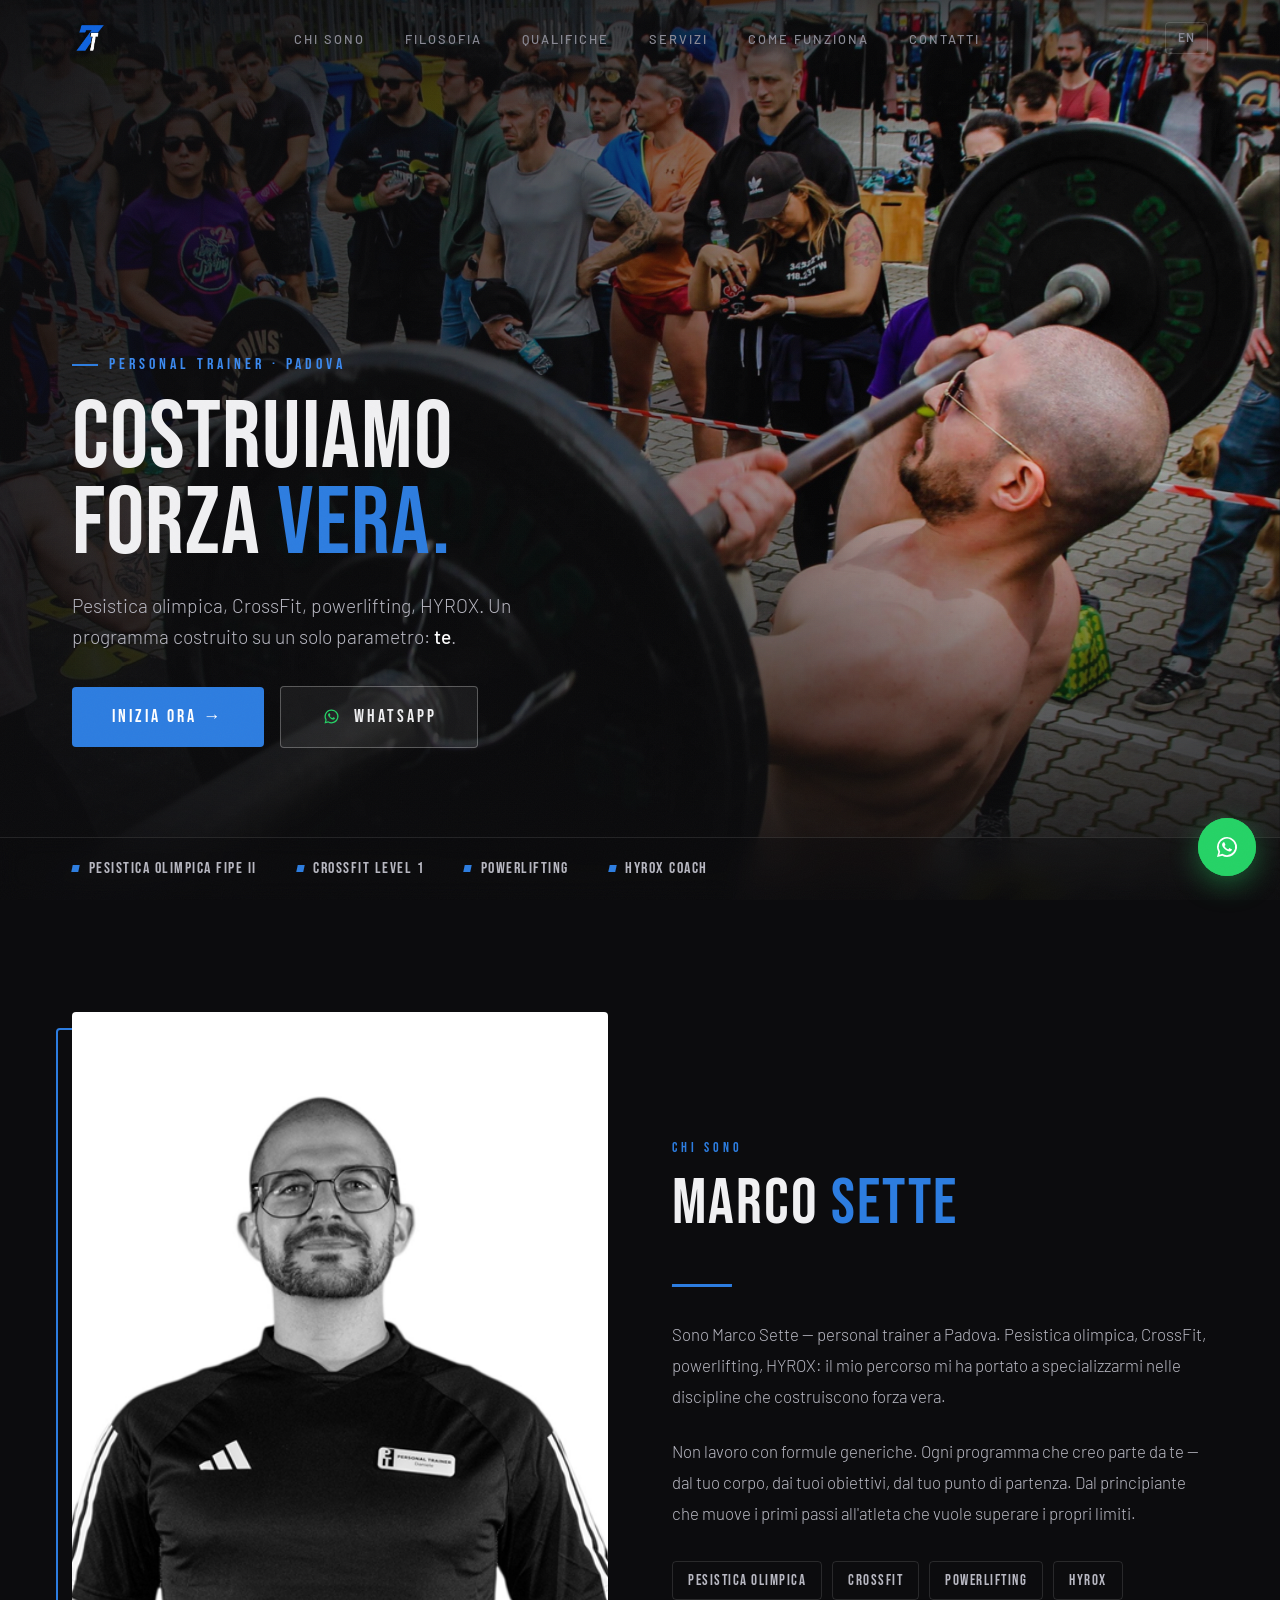
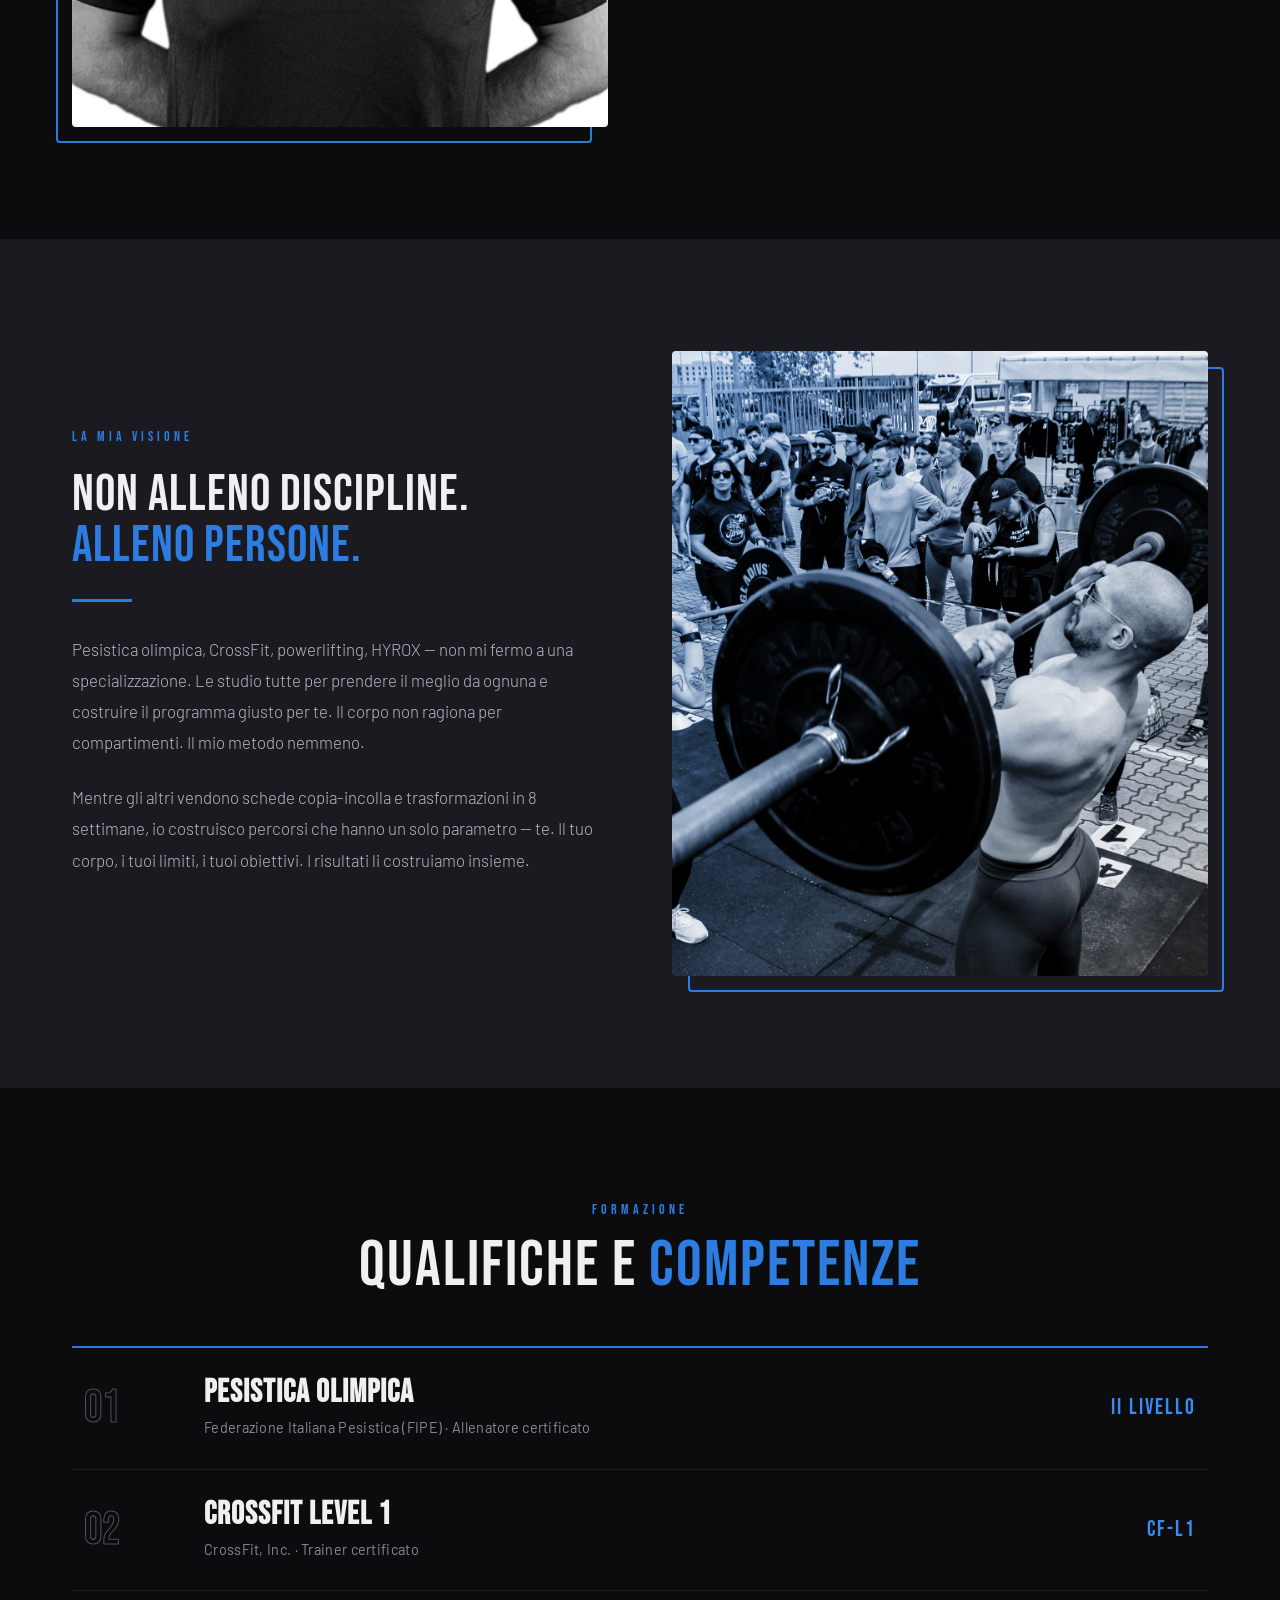
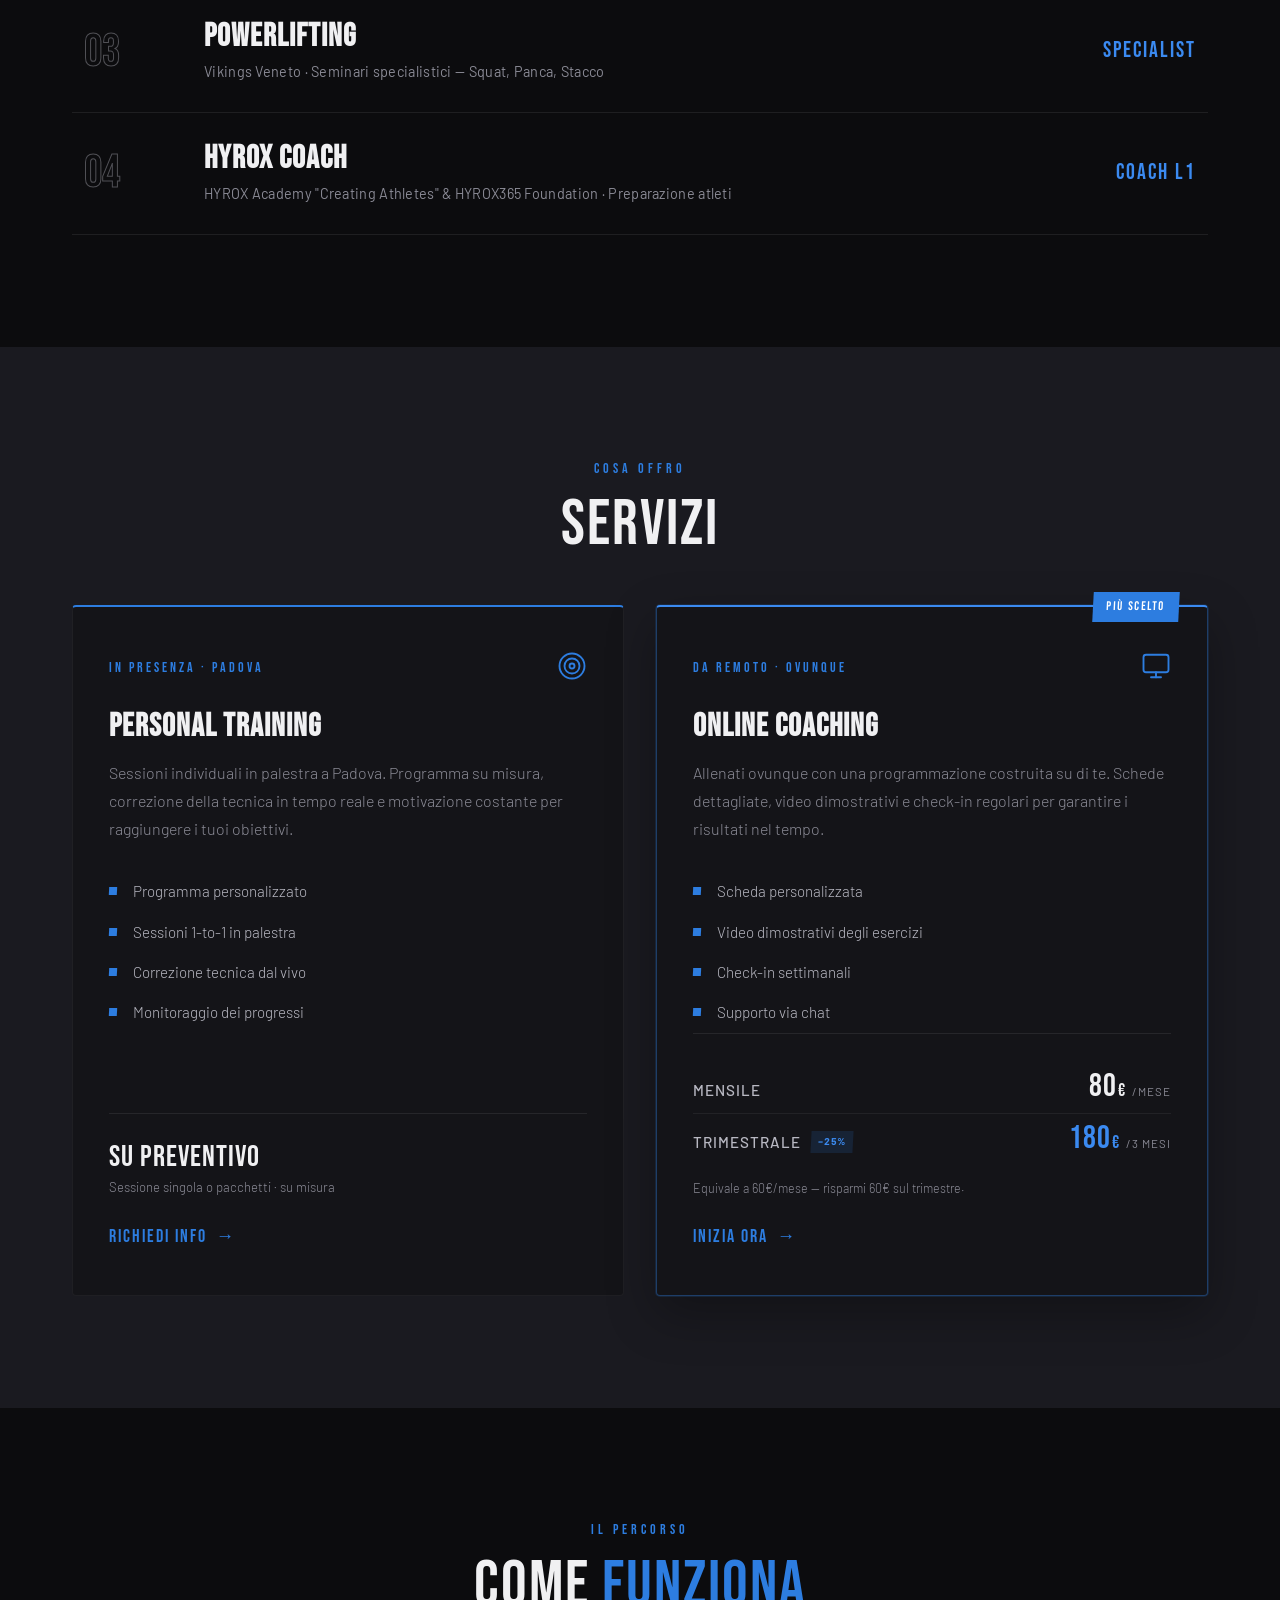
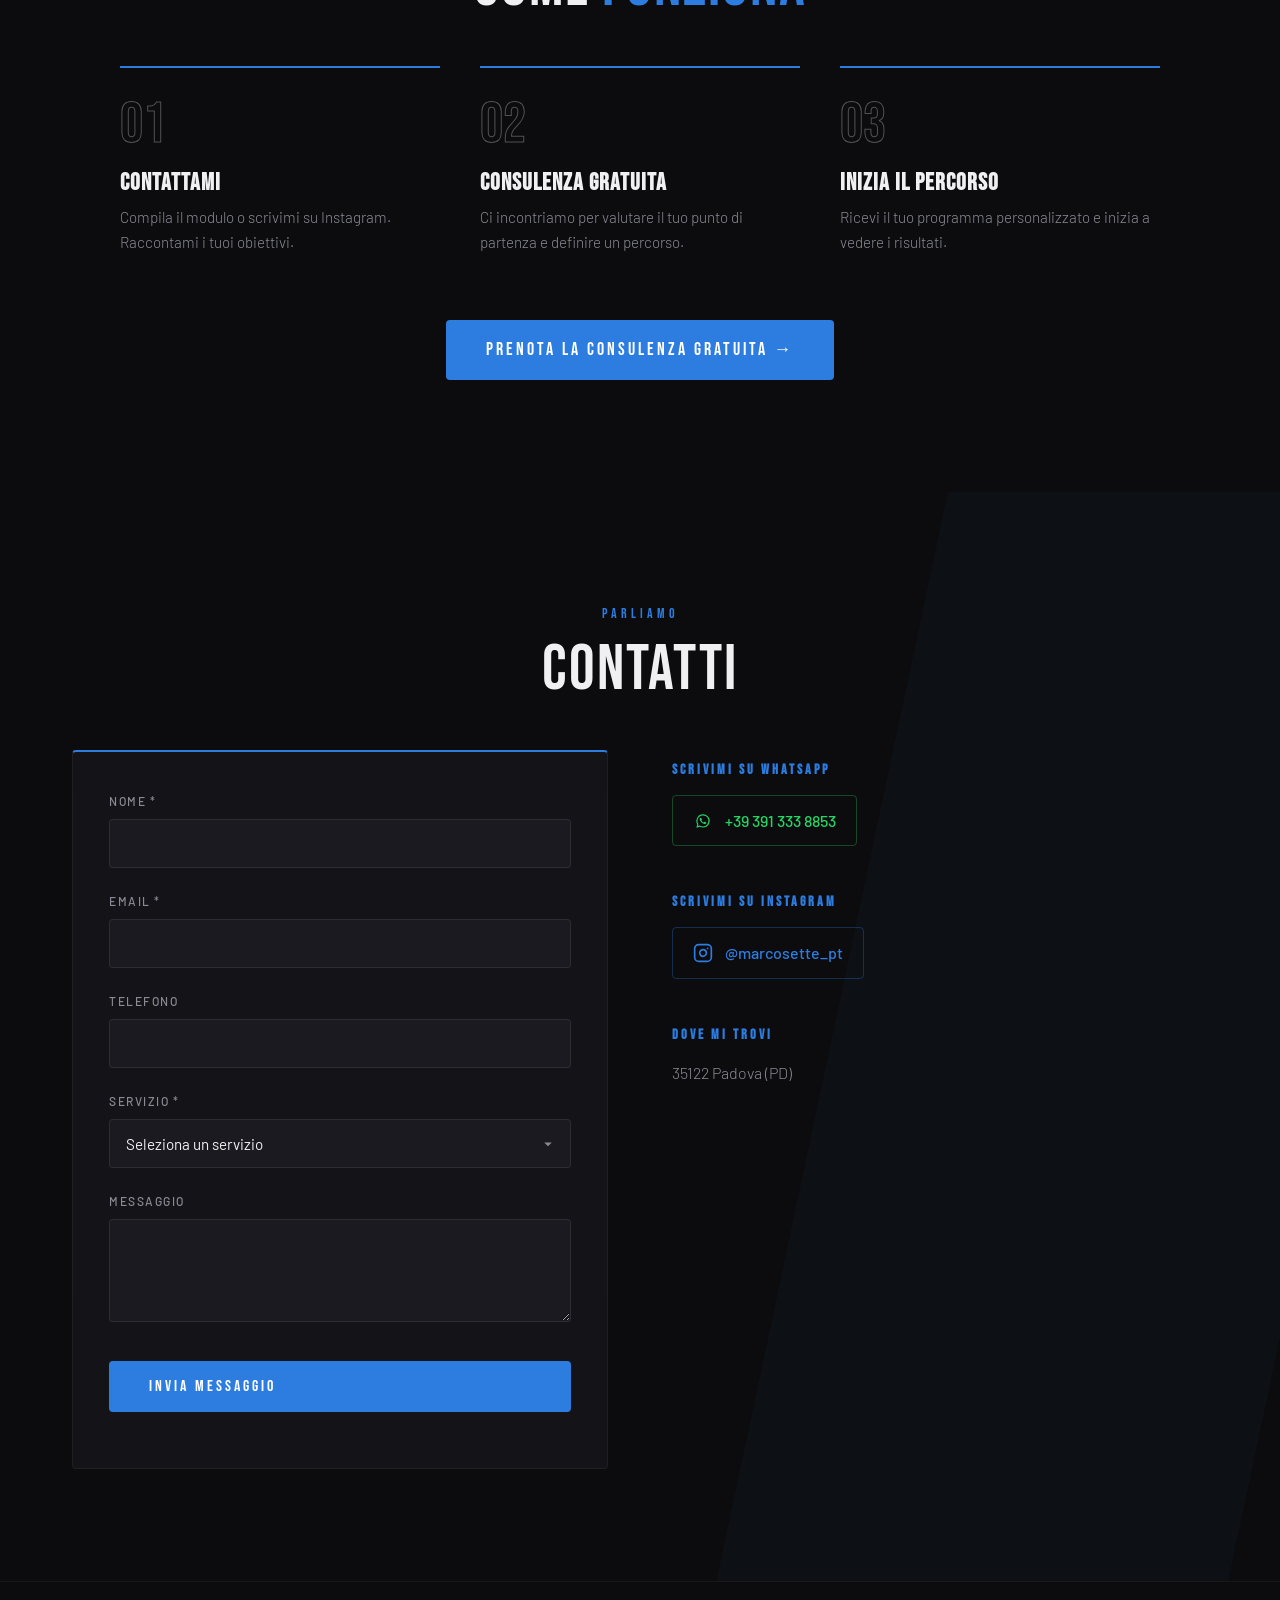
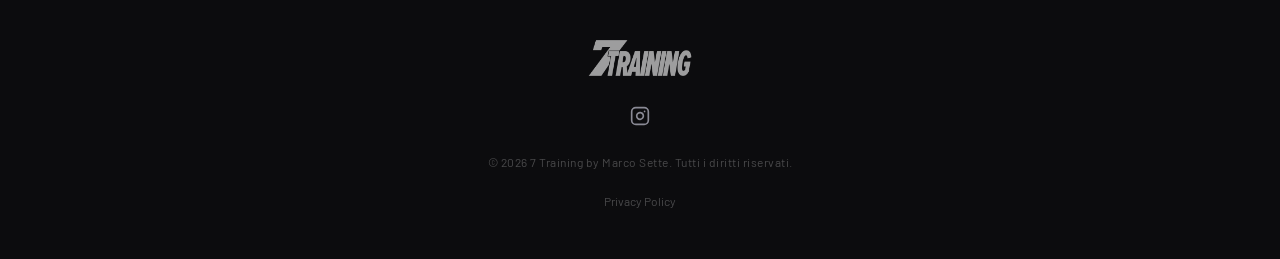
<file: index.html>
<!DOCTYPE html>
<html lang="it">
<head>
  <meta charset="UTF-8">
  <meta name="viewport" content="width=device-width, initial-scale=1.0">
  <title>7 Training by Marco Sette | Personal Trainer Padova</title>
  <meta name="description" content="Personal Trainer a Padova. Allenamento personalizzato in palestra e coaching online. Trasforma il tuo corpo con 7 Training by Marco Sette.">
  <meta property="og:title" content="7 Training by Marco Sette | Personal Trainer Padova">
  <meta property="og:description" content="Personal Trainer a Padova. Allenamento personalizzato e coaching online.">
  <meta property="og:type" content="website">
  <link rel="preconnect" href="https://fonts.googleapis.com">
  <link rel="preconnect" href="https://fonts.gstatic.com" crossorigin>
  <link href="https://fonts.googleapis.com/css2?family=Bebas+Neue&family=Barlow:wght@300;400;500;600;700&display=swap" rel="stylesheet">
  <link rel="stylesheet" href="css/style.css">
  <link rel="icon" type="image/png" href="assets/logo/logo-short-color.png">
  <link rel="alternate" hreflang="it" href="index.html">
  <link rel="alternate" hreflang="en" href="en/index.html">
</head>
<body>

  <!-- ===== NAVBAR ===== -->
  <nav class="navbar" id="navbar">
    <div class="container navbar__container">
      <a href="#" class="navbar__logo">
        <img src="assets/logo/logo-short-darkbg.png" alt="7 Training">
      </a>
      <ul class="navbar__menu" id="navMenu">
        <li><a href="#chi-sono" class="navbar__link">Chi Sono</a></li>
        <li><a href="#filosofia" class="navbar__link">Filosofia</a></li>
        <li><a href="#qualifiche" class="navbar__link">Qualifiche</a></li>
        <li><a href="#servizi" class="navbar__link">Servizi</a></li>
        <li><a href="#come-funziona" class="navbar__link">Come Funziona</a></li>
        <li><a href="#contatti" class="navbar__link">Contatti</a></li>
      </ul>
      <div class="navbar__right">
        <a href="en/index.html" class="navbar__lang">EN</a>
        <button class="navbar__hamburger" id="hamburger" aria-label="Menu">
          <span></span>
          <span></span>
          <span></span>
        </button>
      </div>
    </div>
  </nav>

  <!-- ===== HERO ===== -->
  <section class="hero" id="hero">
    <img src="assets/training.jpg" alt="Marco Sette in allenamento" class="hero__bg">
    <div class="hero__veil"></div>
    <div class="container hero__inner">
      <div class="hero__content">
        <span class="hero__label"><span class="hero__label-bar"></span>Personal Trainer · Padova</span>
        <h1 class="hero__title">Costruiamo<br>forza <span>vera.</span></h1>
        <p class="hero__lead">Pesistica olimpica, CrossFit, powerlifting, HYROX. Un programma costruito su un solo parametro: <em>te</em>.</p>
        <div class="hero__actions">
          <a href="#contatti" class="btn btn--primary">Inizia Ora →</a>
          <a href="https://wa.me/393913338853" target="_blank" rel="noopener" class="btn btn--whatsapp">
            <svg viewBox="0 0 24 24" width="21" height="21" fill="#25D366"><path d="M17.6 6.3A7.85 7.85 0 0 0 12 4a7.94 7.94 0 0 0-6.9 11.9L4 20l4.2-1.1A7.93 7.93 0 0 0 12 19.9 7.94 7.94 0 0 0 17.6 6.3Zm-5.6 12.2a6.6 6.6 0 0 1-3.4-.9l-.24-.15-2.5.65.67-2.43-.16-.25a6.59 6.59 0 1 1 5.63 3.08Zm3.6-4.94c-.2-.1-1.17-.58-1.35-.64s-.31-.1-.44.1-.51.64-.62.77-.23.15-.43.05a5.39 5.39 0 0 1-1.59-.98 6 6 0 0 1-1.1-1.37c-.11-.2 0-.3.09-.4l.3-.35a1.36 1.36 0 0 0 .2-.33.37.37 0 0 0 0-.35c0-.1-.44-1.06-.6-1.45s-.32-.33-.44-.34h-.38a.72.72 0 0 0-.52.24 2.18 2.18 0 0 0-.68 1.62 3.79 3.79 0 0 0 .79 2 8.66 8.66 0 0 0 3.31 2.92c.46.2.82.32 1.1.41a2.66 2.66 0 0 0 1.22.08 2 2 0 0 0 1.3-.92 1.62 1.62 0 0 0 .12-.92c-.05-.08-.18-.13-.38-.23Z"/></svg>
            WhatsApp
          </a>
        </div>
      </div>
    </div>
    <div class="hero__creds">
      <div class="container hero__creds-row">
        <span class="hero__cred"><i></i>Pesistica Olimpica FIPE II</span>
        <span class="hero__cred"><i></i>CrossFit Level 1</span>
        <span class="hero__cred"><i></i>Powerlifting</span>
        <span class="hero__cred"><i></i>HYROX Coach</span>
      </div>
    </div>
  </section>

  <!-- ===== CHI SONO ===== -->
  <section class="section" id="chi-sono">
    <div class="container about">
      <div class="about__image">
        <img src="assets/profile.jpg" alt="Marco Sette Personal Trainer" class="about__photo">
      </div>
      <div class="about__text">
        <span class="section__label">Chi Sono</span>
        <h2 class="section__title section__title--left">Marco <span>Sette</span></h2>
        <div class="accent-bar"></div>
        <p class="about__description">
          Sono Marco Sette — personal trainer a Padova. Pesistica olimpica, CrossFit,
          powerlifting, HYROX: il mio percorso mi ha portato a specializzarmi nelle
          discipline che costruiscono forza vera.
        </p>
        <p class="about__description">
          Non lavoro con formule generiche. Ogni programma che creo parte da te —
          dal tuo corpo, dai tuoi obiettivi, dal tuo punto di partenza. Dal principiante
          che muove i primi passi all'atleta che vuole superare i propri limiti.
        </p>
        <div class="about__tags">
          <span class="tag">Pesistica Olimpica</span>
          <span class="tag">CrossFit</span>
          <span class="tag">Powerlifting</span>
          <span class="tag">HYROX</span>
        </div>
      </div>
    </div>
  </section>

  <!-- ===== FILOSOFIA ===== -->
  <section class="section section--alt" id="filosofia">
    <div class="container philosophy">
      <div class="philosophy__content">
        <span class="section__label">La Mia Visione</span>
        <blockquote class="philosophy__quote">Non alleno discipline.<br><span>Alleno persone.</span></blockquote>
        <div class="accent-bar"></div>
        <p class="philosophy__text">
          Pesistica olimpica, CrossFit, powerlifting, HYROX — non mi fermo a una
          specializzazione. Le studio tutte per prendere il meglio da ognuna e costruire
          il programma giusto per te. Il corpo non ragiona per compartimenti.
          Il mio metodo nemmeno.
        </p>
        <p class="philosophy__text">
          Mentre gli altri vendono schede copia-incolla e trasformazioni in 8 settimane,
          io costruisco percorsi che hanno un solo parametro — te. Il tuo corpo,
          i tuoi limiti, i tuoi obiettivi. I risultati li costruiamo insieme.
        </p>
      </div>
      <div class="philosophy__image">
        <img src="assets/training.jpg" alt="Marco Sette in allenamento" class="philosophy__photo">
      </div>
    </div>
  </section>

  <!-- ===== QUALIFICHE ===== -->
  <section class="section" id="qualifiche">
    <div class="container">
      <span class="section__label" style="text-align:center">Formazione</span>
      <h2 class="section__title">Qualifiche e <span>Competenze</span></h2>
      <div class="qualifications">
        <div class="qualifications__row">
          <span class="qualifications__index">01</span>
          <div class="qualifications__body">
            <h3 class="qualifications__name">Pesistica Olimpica</h3>
            <p class="qualifications__meta">Federazione Italiana Pesistica (FIPE) · Allenatore certificato</p>
          </div>
          <span class="qualifications__level">II Livello</span>
        </div>
        <div class="qualifications__row">
          <span class="qualifications__index">02</span>
          <div class="qualifications__body">
            <h3 class="qualifications__name">CrossFit Level 1</h3>
            <p class="qualifications__meta">CrossFit, Inc. · Trainer certificato</p>
          </div>
          <span class="qualifications__level">CF-L1</span>
        </div>
        <div class="qualifications__row">
          <span class="qualifications__index">03</span>
          <div class="qualifications__body">
            <h3 class="qualifications__name">Powerlifting</h3>
            <p class="qualifications__meta">Vikings Veneto · Seminari specialistici — Squat, Panca, Stacco</p>
          </div>
          <span class="qualifications__level">Specialist</span>
        </div>
        <div class="qualifications__row">
          <span class="qualifications__index">04</span>
          <div class="qualifications__body">
            <h3 class="qualifications__name">HYROX Coach</h3>
            <p class="qualifications__meta">HYROX Academy &quot;Creating Athletes&quot; &amp; HYROX365 Foundation · Preparazione atleti</p>
          </div>
          <span class="qualifications__level">Coach L1</span>
        </div>
      </div>
    </div>
  </section>

  <!-- ===== SERVIZI ===== -->
  <section class="section section--alt" id="servizi">
    <div class="container">
      <span class="section__label" style="text-align:center">Cosa Offro</span>
      <h2 class="section__title">Servizi</h2>
      <div class="services">
        <!-- IN PRESENZA -->
        <div class="services__card">
          <div class="services__head">
            <span class="services__tag">In presenza · Padova</span>
            <span class="services__icon">
              <svg xmlns="http://www.w3.org/2000/svg" width="30" height="30" viewBox="0 0 24 24" fill="none" stroke="currentColor" stroke-width="1.5" stroke-linecap="round" stroke-linejoin="round"><circle cx="12" cy="12" r="10"/><circle cx="12" cy="12" r="6"/><circle cx="12" cy="12" r="2"/></svg>
            </span>
          </div>
          <h3 class="services__title">Personal Training</h3>
          <p class="services__description">
            Sessioni individuali in palestra a Padova. Programma su misura,
            correzione della tecnica in tempo reale e motivazione costante
            per raggiungere i tuoi obiettivi.
          </p>
          <ul class="services__list">
            <li>Programma personalizzato</li>
            <li>Sessioni 1-to-1 in palestra</li>
            <li>Correzione tecnica dal vivo</li>
            <li>Monitoraggio dei progressi</li>
          </ul>
          <div class="services__price-block">
            <span class="services__price">Su preventivo</span>
            <span class="services__price-note">Sessione singola o pacchetti · su misura</span>
          </div>
          <a href="#contatti" class="services__cta">Richiedi info <span>&rarr;</span></a>
        </div>

        <!-- ONLINE -->
        <div class="services__card services__card--featured">
          <span class="services__flag">Più scelto</span>
          <div class="services__head">
            <span class="services__tag">Da remoto · Ovunque</span>
            <span class="services__icon">
              <svg xmlns="http://www.w3.org/2000/svg" width="30" height="30" viewBox="0 0 24 24" fill="none" stroke="currentColor" stroke-width="1.5" stroke-linecap="round" stroke-linejoin="round"><rect x="2" y="3" width="20" height="14" rx="2"/><line x1="8" y1="21" x2="16" y2="21"/><line x1="12" y1="17" x2="12" y2="21"/></svg>
            </span>
          </div>
          <h3 class="services__title">Online Coaching</h3>
          <p class="services__description">
            Allenati ovunque con una programmazione costruita su di te.
            Schede dettagliate, video dimostrativi e check-in regolari
            per garantire i risultati nel tempo.
          </p>
          <ul class="services__list">
            <li>Scheda personalizzata</li>
            <li>Video dimostrativi degli esercizi</li>
            <li>Check-in settimanali</li>
            <li>Supporto via chat</li>
          </ul>
          <div class="services__plans">
            <div class="services__plan">
              <span class="services__plan-label">Mensile</span>
              <span class="services__plan-price">80<span class="services__plan-cur">€</span><span class="services__plan-per">/mese</span></span>
            </div>
            <div class="services__plan services__plan--best">
              <span class="services__plan-label">Trimestrale <span class="services__plan-badge">&minus;25%</span></span>
              <span class="services__plan-price">180<span class="services__plan-cur">€</span><span class="services__plan-per">/3 mesi</span></span>
            </div>
            <p class="services__plan-note">Equivale a 60€/mese — risparmi 60€ sul trimestre.</p>
          </div>
          <a href="#contatti" class="services__cta">Inizia ora <span>&rarr;</span></a>
        </div>
      </div>
    </div>
  </section>

  <!-- ===== COME FUNZIONA ===== -->
  <section class="section" id="come-funziona">
    <div class="container">
      <span class="section__label" style="text-align:center">Il Percorso</span>
      <h2 class="section__title">Come <span>Funziona</span></h2>
      <div class="steps">
        <div class="steps__item">
          <div class="steps__number">01</div>
          <h3 class="steps__title">Contattami</h3>
          <p class="steps__description">Compila il modulo o scrivimi su Instagram. Raccontami i tuoi obiettivi.</p>
        </div>
        <div class="steps__divider"></div>
        <div class="steps__item">
          <div class="steps__number">02</div>
          <h3 class="steps__title">Consulenza Gratuita</h3>
          <p class="steps__description">Ci incontriamo per valutare il tuo punto di partenza e definire un percorso.</p>
        </div>
        <div class="steps__divider"></div>
        <div class="steps__item">
          <div class="steps__number">03</div>
          <h3 class="steps__title">Inizia il Percorso</h3>
          <p class="steps__description">Ricevi il tuo programma personalizzato e inizia a vedere i risultati.</p>
        </div>
      </div>
      <div class="steps__cta-wrap">
        <a href="#contatti" class="btn btn--primary">Prenota la consulenza gratuita &rarr;</a>
      </div>
    </div>
  </section>

  <!-- ===== CONTATTI ===== -->
  <section class="section section--contact" id="contatti">
    <div class="container">
      <span class="section__label" style="text-align:center">Parliamo</span>
      <h2 class="section__title">Contatti</h2>
      <div class="contact">
        <form class="contact__form" id="contactForm" action="https://formspree.io/f/xnjbbllw" method="POST">
          <div class="form__group">
            <label for="name" class="form__label">Nome *</label>
            <input type="text" id="name" name="name" class="form__input" required>
          </div>
          <div class="form__group">
            <label for="email" class="form__label">Email *</label>
            <input type="email" id="email" name="email" class="form__input" required>
          </div>
          <div class="form__group">
            <label for="phone" class="form__label">Telefono</label>
            <input type="tel" id="phone" name="phone" class="form__input">
          </div>
          <div class="form__group">
            <label for="service" class="form__label">Servizio *</label>
            <select id="service" name="service" class="form__input form__select" required>
              <option value="" disabled selected>Seleziona un servizio</option>
              <option value="Personal Training (in presenza)">Personal Training — in presenza</option>
              <option value="Online Coaching Mensile (80€)">Online Coaching — Mensile (80€)</option>
              <option value="Online Coaching Trimestrale (180€)">Online Coaching — Trimestrale (180€)</option>
            </select>
          </div>
          <div class="form__group">
            <label for="message" class="form__label">Messaggio</label>
            <textarea id="message" name="message" class="form__input form__textarea" rows="4"></textarea>
          </div>
          <button type="submit" class="btn btn--primary form__submit">Invia Messaggio</button>
          <p class="form__status" id="formStatus"></p>
        </form>
        <div class="contact__info">
          <div class="contact__block">
            <h3 class="contact__heading">Scrivimi su WhatsApp</h3>
            <a href="https://wa.me/393913338853" target="_blank" rel="noopener" class="contact__whatsapp">
              <svg viewBox="0 0 24 24" width="20" height="20" fill="currentColor"><path d="M17.6 6.3A7.85 7.85 0 0 0 12 4a7.94 7.94 0 0 0-6.9 11.9L4 20l4.2-1.1A7.93 7.93 0 0 0 12 19.9 7.94 7.94 0 0 0 17.6 6.3Zm-5.6 12.2a6.6 6.6 0 0 1-3.4-.9l-.24-.15-2.5.65.67-2.43-.16-.25a6.59 6.59 0 1 1 5.63 3.08Zm3.6-4.94c-.2-.1-1.17-.58-1.35-.64s-.31-.1-.44.1-.51.64-.62.77-.23.15-.43.05a5.39 5.39 0 0 1-1.59-.98 6 6 0 0 1-1.1-1.37c-.11-.2 0-.3.09-.4l.3-.35a1.36 1.36 0 0 0 .2-.33.37.37 0 0 0 0-.35c0-.1-.44-1.06-.6-1.45s-.32-.33-.44-.34h-.38a.72.72 0 0 0-.52.24 2.18 2.18 0 0 0-.68 1.62 3.79 3.79 0 0 0 .79 2 8.66 8.66 0 0 0 3.31 2.92c.46.2.82.32 1.1.41a2.66 2.66 0 0 0 1.22.08 2 2 0 0 0 1.3-.92 1.62 1.62 0 0 0 .12-.92c-.05-.08-.18-.13-.38-.23Z"/></svg>
              +39 391 333 8853
            </a>
          </div>
          <div class="contact__block">
            <h3 class="contact__heading">Scrivimi su Instagram</h3>
            <a href="https://www.instagram.com/marcosette_pt?igsh=cmU4Y2IyamRpbW9u" target="_blank" rel="noopener" class="contact__instagram">
              <svg xmlns="http://www.w3.org/2000/svg" width="20" height="20" viewBox="0 0 24 24" fill="none" stroke="currentColor" stroke-width="2" stroke-linecap="round" stroke-linejoin="round"><rect x="2" y="2" width="20" height="20" rx="5" ry="5"/><path d="M16 11.37A4 4 0 1 1 12.63 8 4 4 0 0 1 16 11.37z"/><line x1="17.5" y1="6.5" x2="17.51" y2="6.5"/></svg>
              @marcosette_pt
            </a>
          </div>
          <div class="contact__block">
            <h3 class="contact__heading">Dove mi trovi</h3>
            <p class="contact__text">35122 Padova (PD)</p>
          </div>
        </div>
      </div>
    </div>
  </section>

  <!-- ===== FOOTER ===== -->
  <footer class="footer">
    <div class="container footer__container">
      <img src="assets/logo/logo-full-white.png" alt="7 Training" class="footer__logo">
      <div class="footer__links">
        <a href="https://www.instagram.com/marcosette_pt?igsh=cmU4Y2IyamRpbW9u" target="_blank" rel="noopener" class="footer__social" aria-label="Instagram">
          <svg xmlns="http://www.w3.org/2000/svg" width="20" height="20" viewBox="0 0 24 24" fill="none" stroke="currentColor" stroke-width="2" stroke-linecap="round" stroke-linejoin="round"><rect x="2" y="2" width="20" height="20" rx="5" ry="5"/><path d="M16 11.37A4 4 0 1 1 12.63 8 4 4 0 0 1 16 11.37z"/><line x1="17.5" y1="6.5" x2="17.51" y2="6.5"/></svg>
        </a>
      </div>
      <p class="footer__copy">&copy; 2026 7 Training by Marco Sette. Tutti i diritti riservati.</p>
      <a href="privacy.html" class="footer__privacy">Privacy Policy</a>
    </div>
  </footer>

  <!-- Floating WhatsApp -->
  <a href="https://wa.me/393913338853" target="_blank" rel="noopener" class="wa-float" aria-label="Scrivimi su WhatsApp">
    <svg viewBox="0 0 24 24" width="30" height="30" fill="#fff"><path d="M17.6 6.3A7.85 7.85 0 0 0 12 4a7.94 7.94 0 0 0-6.9 11.9L4 20l4.2-1.1A7.93 7.93 0 0 0 12 19.9 7.94 7.94 0 0 0 17.6 6.3Zm-5.6 12.2a6.6 6.6 0 0 1-3.4-.9l-.24-.15-2.5.65.67-2.43-.16-.25a6.59 6.59 0 1 1 5.63 3.08Zm3.6-4.94c-.2-.1-1.17-.58-1.35-.64s-.31-.1-.44.1-.51.64-.62.77-.23.15-.43.05a5.39 5.39 0 0 1-1.59-.98 6 6 0 0 1-1.1-1.37c-.11-.2 0-.3.09-.4l.3-.35a1.36 1.36 0 0 0 .2-.33.37.37 0 0 0 0-.35c0-.1-.44-1.06-.6-1.45s-.32-.33-.44-.34h-.38a.72.72 0 0 0-.52.24 2.18 2.18 0 0 0-.68 1.62 3.79 3.79 0 0 0 .79 2 8.66 8.66 0 0 0 3.31 2.92c.46.2.82.32 1.1.41a2.66 2.66 0 0 0 1.22.08 2 2 0 0 0 1.3-.92 1.62 1.62 0 0 0 .12-.92c-.05-.08-.18-.13-.38-.23Z"/></svg>
  </a>

  <script src="js/main.js"></script>
</body>
</html>
</file>
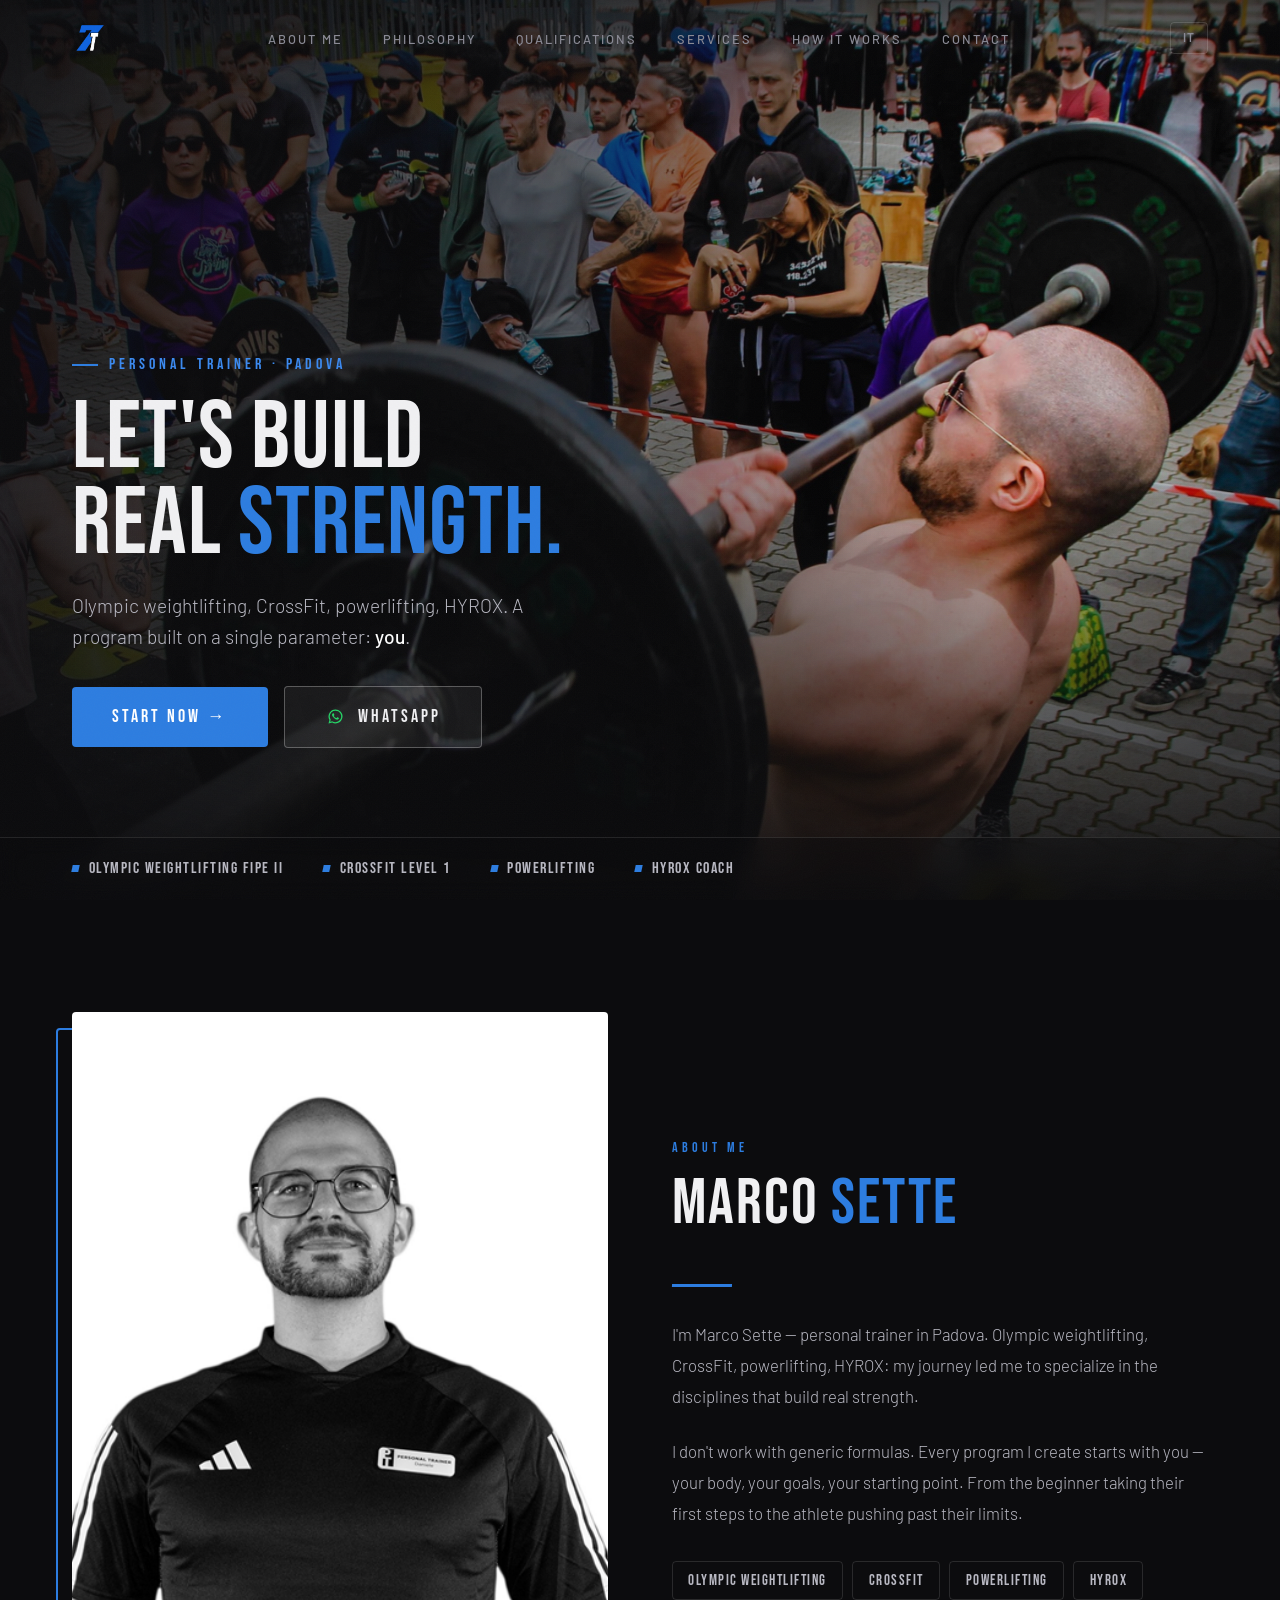
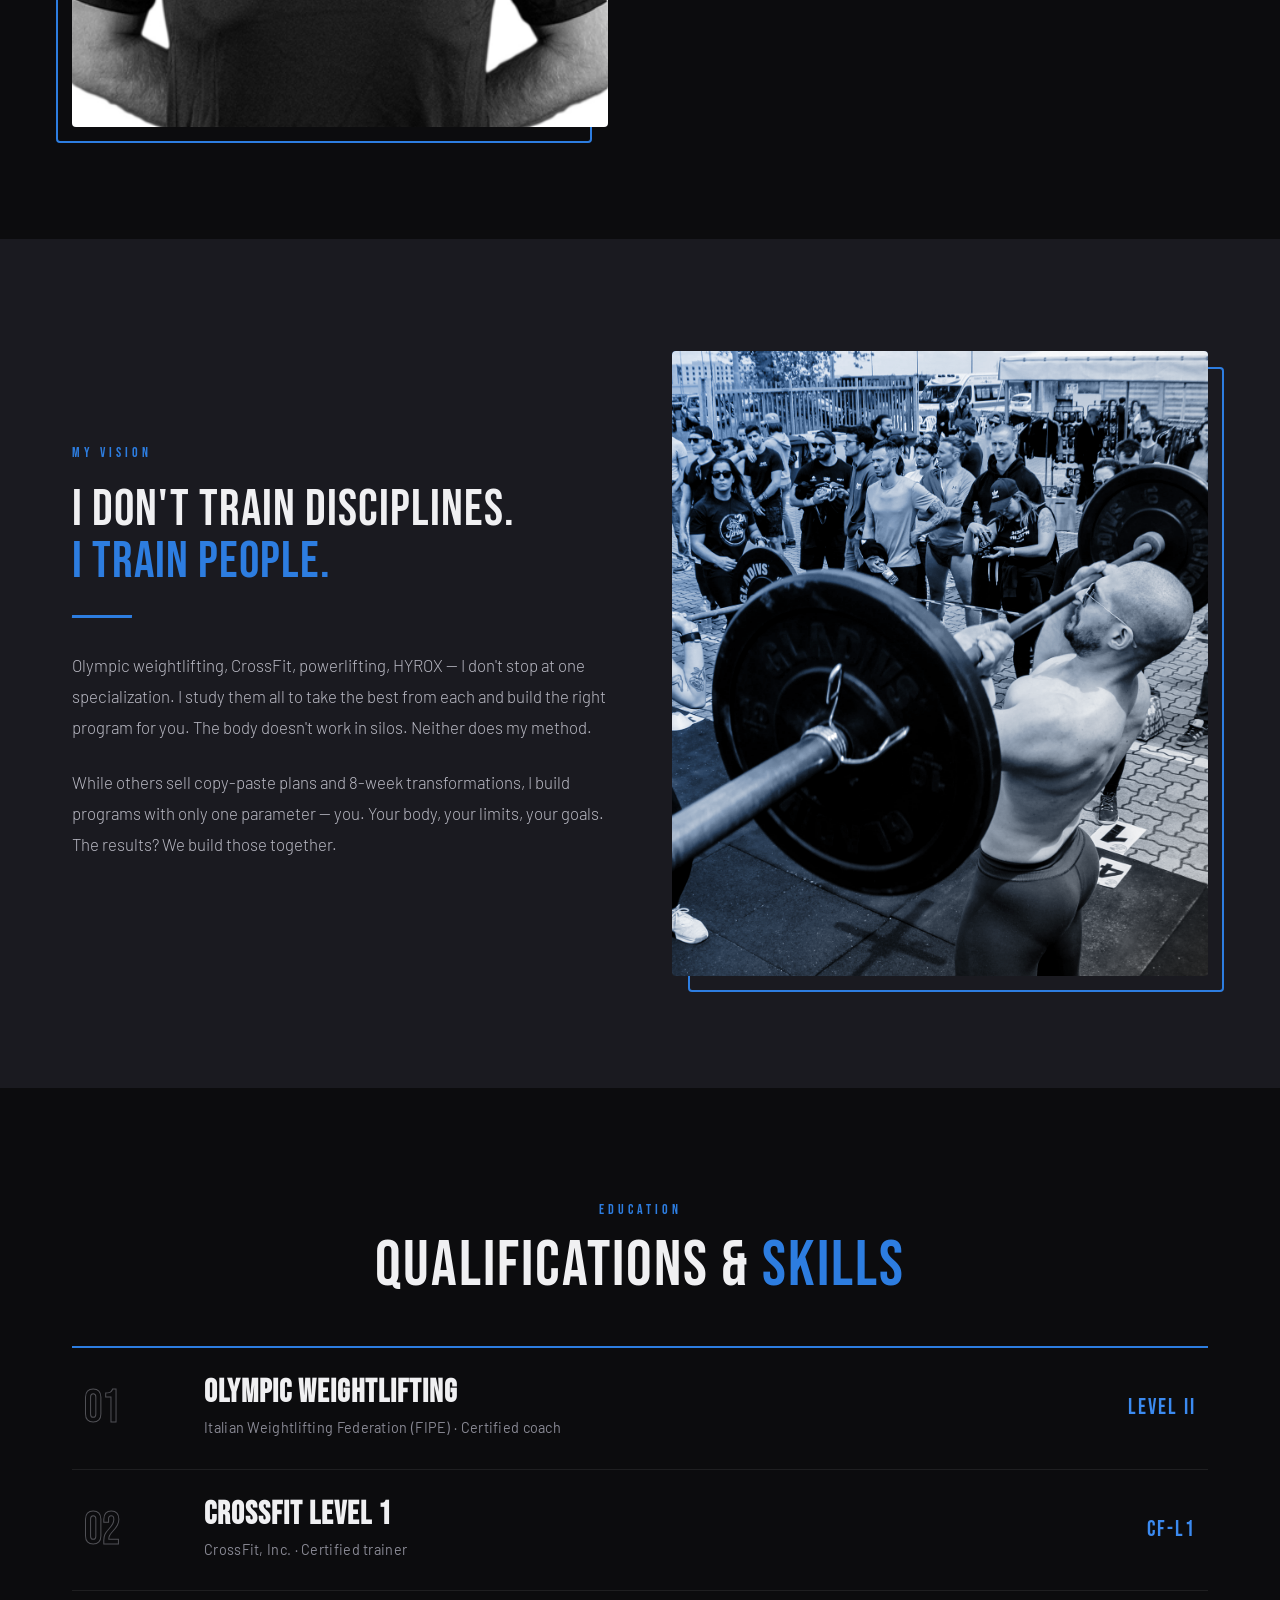
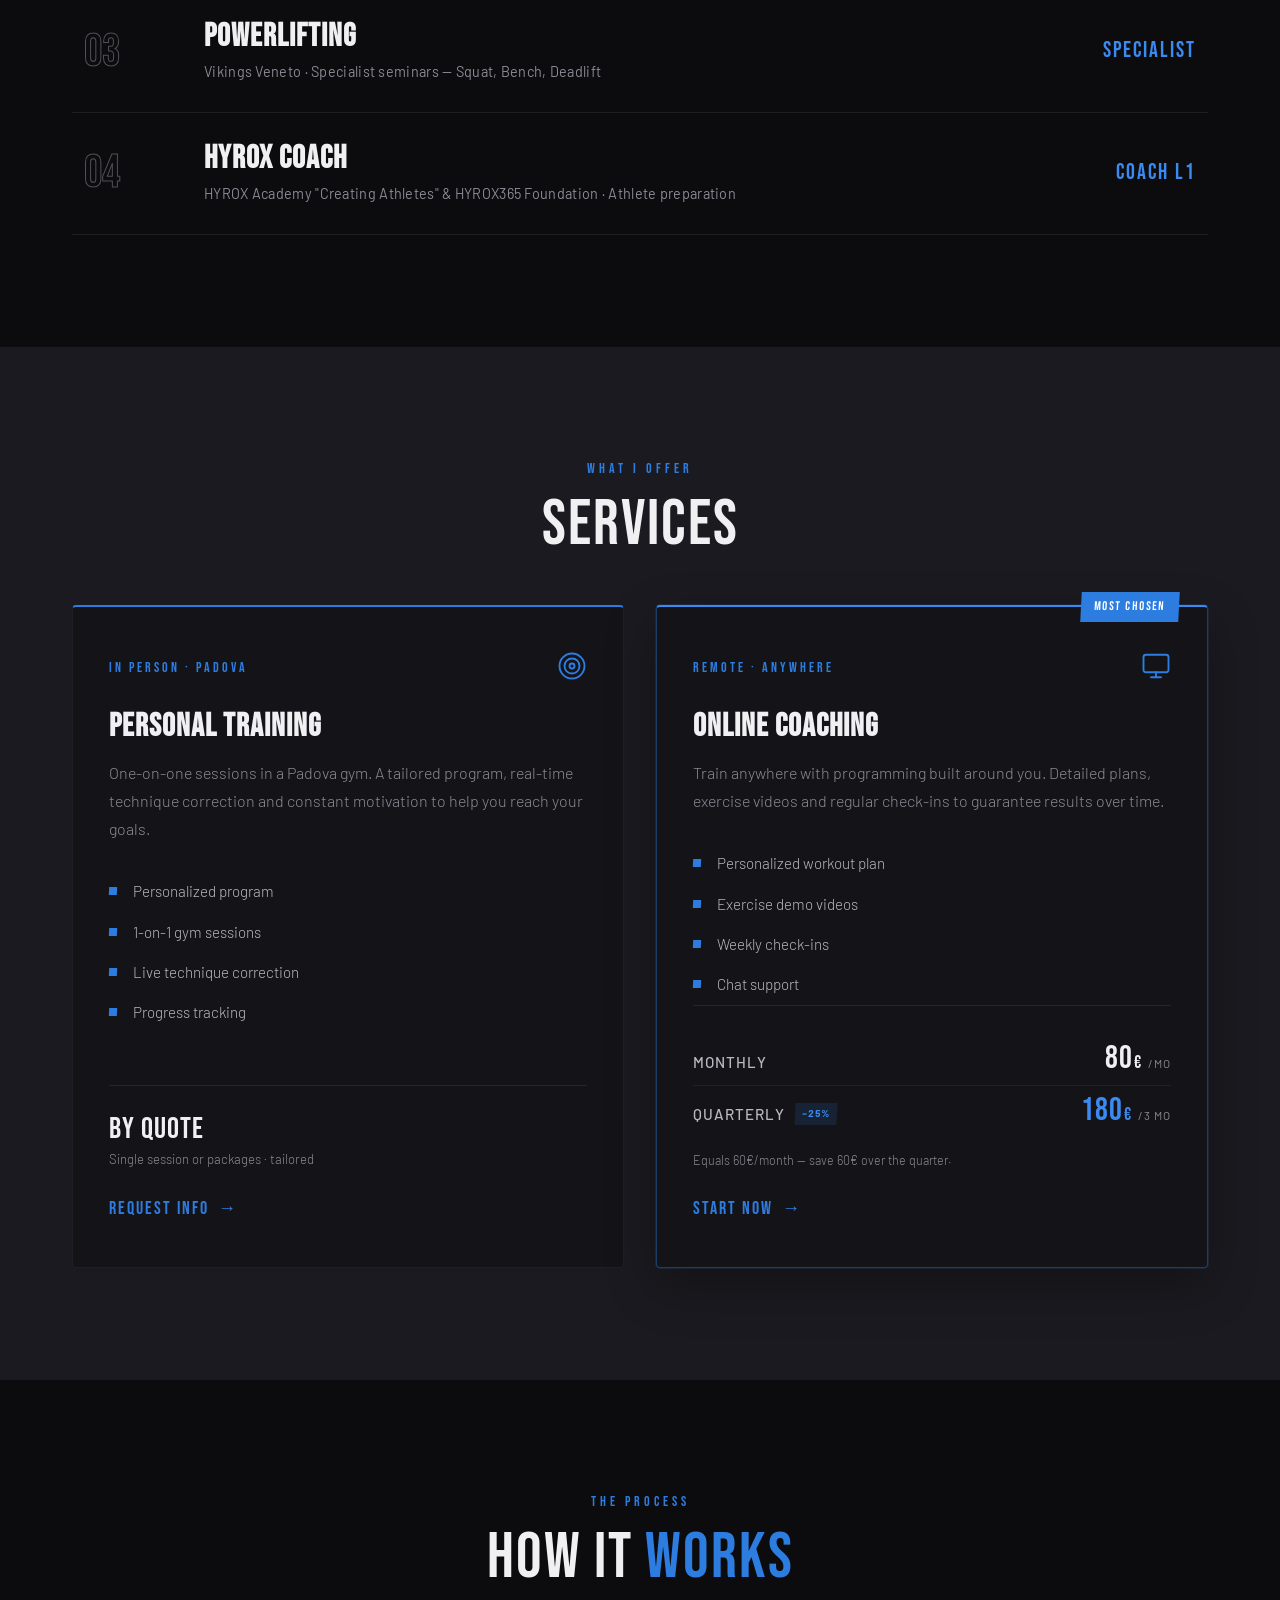
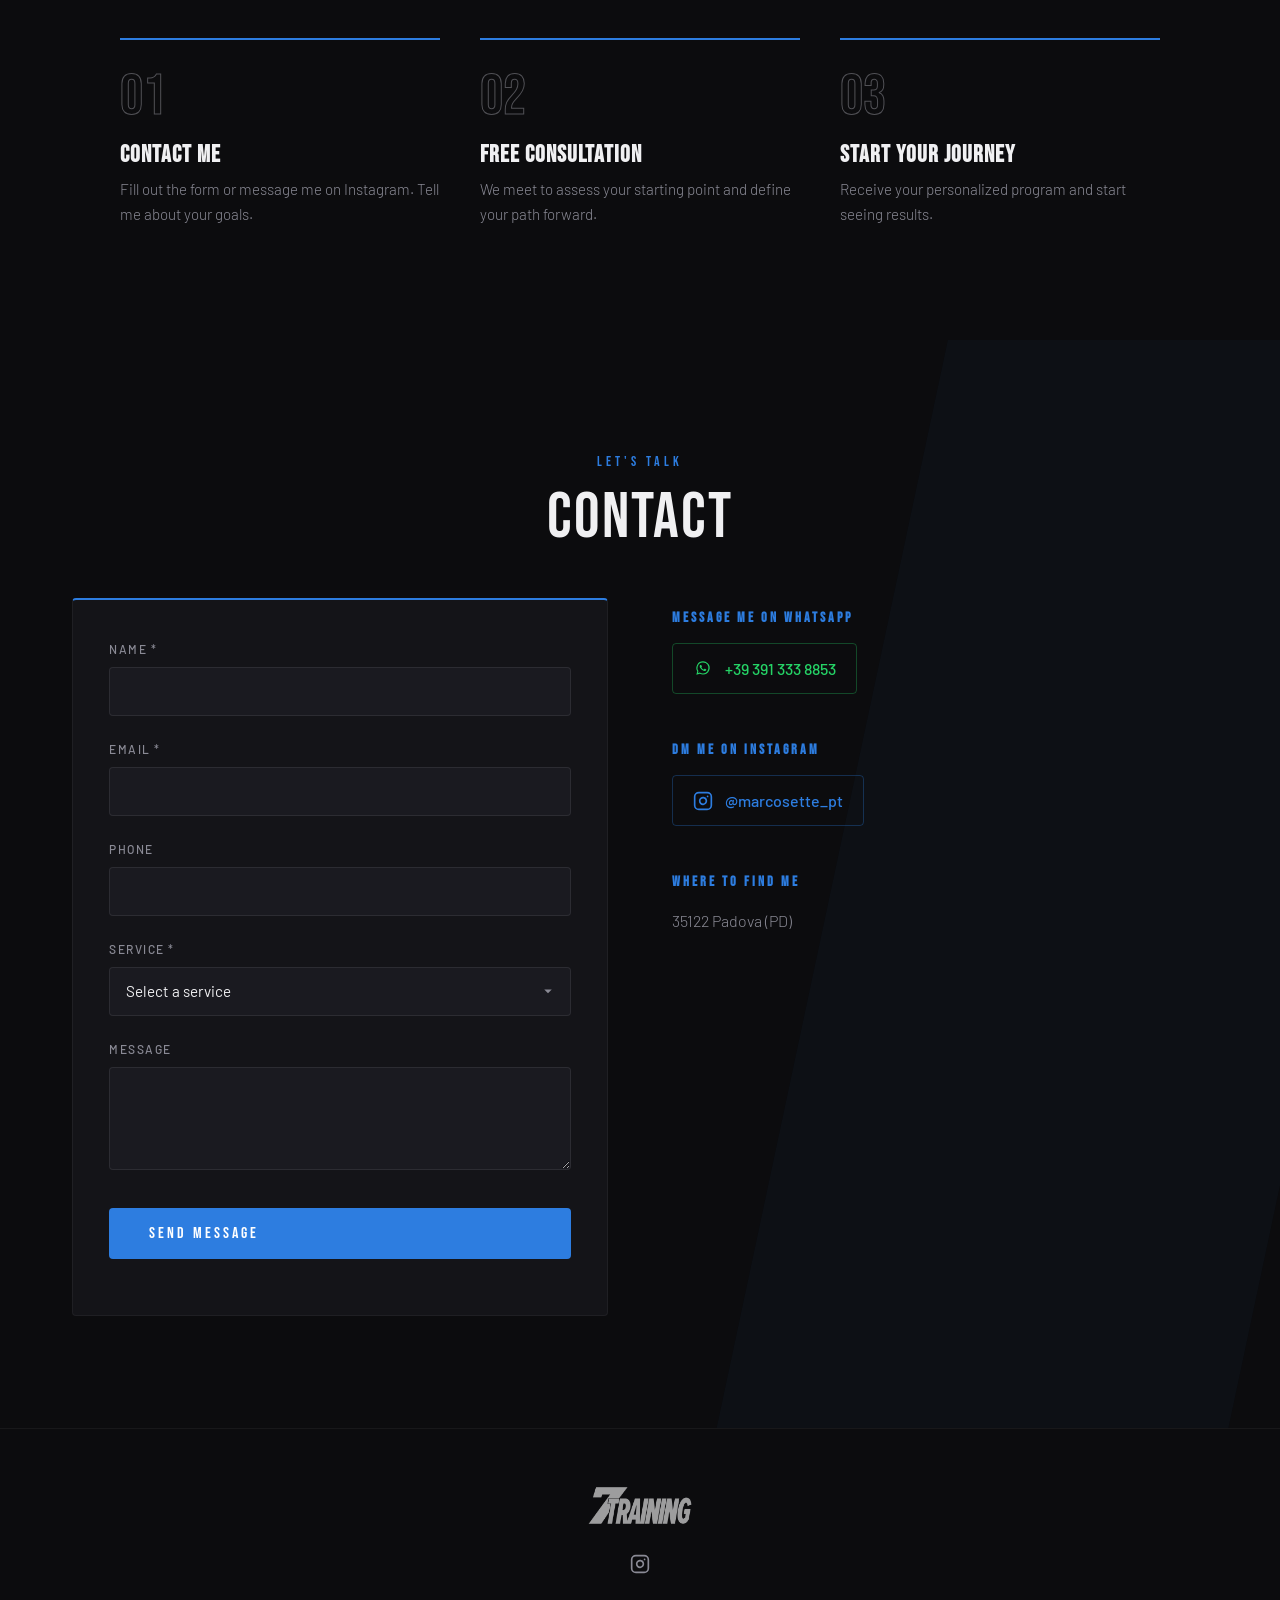
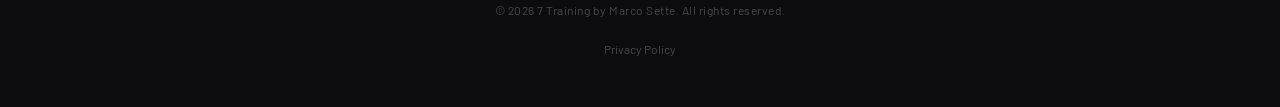
<file: en/index.html>
<!DOCTYPE html>
<html lang="en">
<head>
  <meta charset="UTF-8">
  <meta name="viewport" content="width=device-width, initial-scale=1.0">
  <title>7 Training by Marco Sette | Personal Trainer Padova</title>
  <meta name="description" content="Personal Trainer in Padova. Personalized gym training and online coaching. Transform your body with 7 Training by Marco Sette.">
  <meta property="og:title" content="7 Training by Marco Sette | Personal Trainer Padova">
  <meta property="og:description" content="Personal Trainer in Padova. Personalized training and online coaching.">
  <meta property="og:type" content="website">
  <link rel="preconnect" href="https://fonts.googleapis.com">
  <link rel="preconnect" href="https://fonts.gstatic.com" crossorigin>
  <link href="https://fonts.googleapis.com/css2?family=Bebas+Neue&family=Barlow:wght@300;400;500;600;700&display=swap" rel="stylesheet">
  <link rel="stylesheet" href="../css/style.css">
  <link rel="icon" type="image/png" href="../assets/logo/logo-short-color.png">
  <link rel="alternate" hreflang="it" href="../index.html">
  <link rel="alternate" hreflang="en" href="index.html">
</head>
<body>

  <!-- ===== NAVBAR ===== -->
  <nav class="navbar" id="navbar">
    <div class="container navbar__container">
      <a href="#" class="navbar__logo">
        <img src="../assets/logo/logo-short-darkbg.png" alt="7 Training">
      </a>
      <ul class="navbar__menu" id="navMenu">
        <li><a href="#about" class="navbar__link">About Me</a></li>
        <li><a href="#philosophy" class="navbar__link">Philosophy</a></li>
        <li><a href="#qualifications" class="navbar__link">Qualifications</a></li>
        <li><a href="#services" class="navbar__link">Services</a></li>
        <li><a href="#how-it-works" class="navbar__link">How It Works</a></li>
        <li><a href="#contact" class="navbar__link">Contact</a></li>
      </ul>
      <div class="navbar__right">
        <a href="../index.html" class="navbar__lang">IT</a>
        <button class="navbar__hamburger" id="hamburger" aria-label="Menu">
          <span></span>
          <span></span>
          <span></span>
        </button>
      </div>
    </div>
  </nav>

  <!-- ===== HERO ===== -->
  <section class="hero" id="hero">
    <img src="../assets/training.jpg" alt="Marco Sette training" class="hero__bg">
    <div class="hero__veil"></div>
    <div class="container hero__inner">
      <div class="hero__content">
        <span class="hero__label"><span class="hero__label-bar"></span>Personal Trainer · Padova</span>
        <h1 class="hero__title">Let's build<br>real <span>strength.</span></h1>
        <p class="hero__lead">Olympic weightlifting, CrossFit, powerlifting, HYROX. A program built on a single parameter: <em>you</em>.</p>
        <div class="hero__actions">
          <a href="#contact" class="btn btn--primary">Start Now →</a>
          <a href="https://wa.me/393913338853" target="_blank" rel="noopener" class="btn btn--whatsapp">
            <svg viewBox="0 0 24 24" width="21" height="21" fill="#25D366"><path d="M17.6 6.3A7.85 7.85 0 0 0 12 4a7.94 7.94 0 0 0-6.9 11.9L4 20l4.2-1.1A7.93 7.93 0 0 0 12 19.9 7.94 7.94 0 0 0 17.6 6.3Zm-5.6 12.2a6.6 6.6 0 0 1-3.4-.9l-.24-.15-2.5.65.67-2.43-.16-.25a6.59 6.59 0 1 1 5.63 3.08Zm3.6-4.94c-.2-.1-1.17-.58-1.35-.64s-.31-.1-.44.1-.51.64-.62.77-.23.15-.43.05a5.39 5.39 0 0 1-1.59-.98 6 6 0 0 1-1.1-1.37c-.11-.2 0-.3.09-.4l.3-.35a1.36 1.36 0 0 0 .2-.33.37.37 0 0 0 0-.35c0-.1-.44-1.06-.6-1.45s-.32-.33-.44-.34h-.38a.72.72 0 0 0-.52.24 2.18 2.18 0 0 0-.68 1.62 3.79 3.79 0 0 0 .79 2 8.66 8.66 0 0 0 3.31 2.92c.46.2.82.32 1.1.41a2.66 2.66 0 0 0 1.22.08 2 2 0 0 0 1.3-.92 1.62 1.62 0 0 0 .12-.92c-.05-.08-.18-.13-.38-.23Z"/></svg>
            WhatsApp
          </a>
        </div>
      </div>
    </div>
    <div class="hero__creds">
      <div class="container hero__creds-row">
        <span class="hero__cred"><i></i>Olympic Weightlifting FIPE II</span>
        <span class="hero__cred"><i></i>CrossFit Level 1</span>
        <span class="hero__cred"><i></i>Powerlifting</span>
        <span class="hero__cred"><i></i>HYROX Coach</span>
      </div>
    </div>
  </section>

  <!-- ===== ABOUT ===== -->
  <section class="section" id="about">
    <div class="container about">
      <div class="about__image">
        <img src="../assets/profile.jpg" alt="Marco Sette Personal Trainer" class="about__photo">
      </div>
      <div class="about__text">
        <span class="section__label">About Me</span>
        <h2 class="section__title section__title--left">Marco <span>Sette</span></h2>
        <div class="accent-bar"></div>
        <p class="about__description">
          I'm Marco Sette — personal trainer in Padova. Olympic weightlifting, CrossFit,
          powerlifting, HYROX: my journey led me to specialize in the disciplines
          that build real strength.
        </p>
        <p class="about__description">
          I don't work with generic formulas. Every program I create starts with you —
          your body, your goals, your starting point. From the beginner taking their
          first steps to the athlete pushing past their limits.
        </p>
        <div class="about__tags">
          <span class="tag">Olympic Weightlifting</span>
          <span class="tag">CrossFit</span>
          <span class="tag">Powerlifting</span>
          <span class="tag">HYROX</span>
        </div>
      </div>
    </div>
  </section>

  <!-- ===== PHILOSOPHY ===== -->
  <section class="section section--alt" id="philosophy">
    <div class="container philosophy">
      <div class="philosophy__content">
        <span class="section__label">My Vision</span>
        <blockquote class="philosophy__quote">I don't train disciplines.<br><span>I train people.</span></blockquote>
        <div class="accent-bar"></div>
        <p class="philosophy__text">
          Olympic weightlifting, CrossFit, powerlifting, HYROX — I don't stop at one
          specialization. I study them all to take the best from each and build the
          right program for you. The body doesn't work in silos. Neither does my method.
        </p>
        <p class="philosophy__text">
          While others sell copy-paste plans and 8-week transformations, I build
          programs with only one parameter — you. Your body, your limits, your goals.
          The results? We build those together.
        </p>
      </div>
      <div class="philosophy__image">
        <img src="../assets/training.jpg" alt="Marco Sette training" class="philosophy__photo">
      </div>
    </div>
  </section>

  <!-- ===== QUALIFICATIONS ===== -->
  <section class="section" id="qualifications">
    <div class="container">
      <span class="section__label" style="text-align:center">Education</span>
      <h2 class="section__title">Qualifications & <span>Skills</span></h2>
      <div class="qualifications">
        <div class="qualifications__row">
          <span class="qualifications__index">01</span>
          <div class="qualifications__body">
            <h3 class="qualifications__name">Olympic Weightlifting</h3>
            <p class="qualifications__meta">Italian Weightlifting Federation (FIPE) · Certified coach</p>
          </div>
          <span class="qualifications__level">Level II</span>
        </div>
        <div class="qualifications__row">
          <span class="qualifications__index">02</span>
          <div class="qualifications__body">
            <h3 class="qualifications__name">CrossFit Level 1</h3>
            <p class="qualifications__meta">CrossFit, Inc. · Certified trainer</p>
          </div>
          <span class="qualifications__level">CF-L1</span>
        </div>
        <div class="qualifications__row">
          <span class="qualifications__index">03</span>
          <div class="qualifications__body">
            <h3 class="qualifications__name">Powerlifting</h3>
            <p class="qualifications__meta">Vikings Veneto · Specialist seminars — Squat, Bench, Deadlift</p>
          </div>
          <span class="qualifications__level">Specialist</span>
        </div>
        <div class="qualifications__row">
          <span class="qualifications__index">04</span>
          <div class="qualifications__body">
            <h3 class="qualifications__name">HYROX Coach</h3>
            <p class="qualifications__meta">HYROX Academy &quot;Creating Athletes&quot; &amp; HYROX365 Foundation · Athlete preparation</p>
          </div>
          <span class="qualifications__level">Coach L1</span>
        </div>
      </div>
    </div>
  </section>

  <!-- ===== SERVICES ===== -->
  <section class="section section--alt" id="services">
    <div class="container">
      <span class="section__label" style="text-align:center">What I Offer</span>
      <h2 class="section__title">Services</h2>
      <div class="services">
        <!-- IN PERSON -->
        <div class="services__card">
          <div class="services__head">
            <span class="services__tag">In person · Padova</span>
            <span class="services__icon">
              <svg xmlns="http://www.w3.org/2000/svg" width="30" height="30" viewBox="0 0 24 24" fill="none" stroke="currentColor" stroke-width="1.5" stroke-linecap="round" stroke-linejoin="round"><circle cx="12" cy="12" r="10"/><circle cx="12" cy="12" r="6"/><circle cx="12" cy="12" r="2"/></svg>
            </span>
          </div>
          <h3 class="services__title">Personal Training</h3>
          <p class="services__description">
            One-on-one sessions in a Padova gym. A tailored program,
            real-time technique correction and constant motivation
            to help you reach your goals.
          </p>
          <ul class="services__list">
            <li>Personalized program</li>
            <li>1-on-1 gym sessions</li>
            <li>Live technique correction</li>
            <li>Progress tracking</li>
          </ul>
          <div class="services__price-block">
            <span class="services__price">By quote</span>
            <span class="services__price-note">Single session or packages · tailored</span>
          </div>
          <a href="#contact" class="services__cta">Request info <span>&rarr;</span></a>
        </div>

        <!-- ONLINE -->
        <div class="services__card services__card--featured">
          <span class="services__flag">Most chosen</span>
          <div class="services__head">
            <span class="services__tag">Remote · Anywhere</span>
            <span class="services__icon">
              <svg xmlns="http://www.w3.org/2000/svg" width="30" height="30" viewBox="0 0 24 24" fill="none" stroke="currentColor" stroke-width="1.5" stroke-linecap="round" stroke-linejoin="round"><rect x="2" y="3" width="20" height="14" rx="2"/><line x1="8" y1="21" x2="16" y2="21"/><line x1="12" y1="17" x2="12" y2="21"/></svg>
            </span>
          </div>
          <h3 class="services__title">Online Coaching</h3>
          <p class="services__description">
            Train anywhere with programming built around you.
            Detailed plans, exercise videos and regular check-ins
            to guarantee results over time.
          </p>
          <ul class="services__list">
            <li>Personalized workout plan</li>
            <li>Exercise demo videos</li>
            <li>Weekly check-ins</li>
            <li>Chat support</li>
          </ul>
          <div class="services__plans">
            <div class="services__plan">
              <span class="services__plan-label">Monthly</span>
              <span class="services__plan-price">80<span class="services__plan-cur">€</span><span class="services__plan-per">/mo</span></span>
            </div>
            <div class="services__plan services__plan--best">
              <span class="services__plan-label">Quarterly <span class="services__plan-badge">&minus;25%</span></span>
              <span class="services__plan-price">180<span class="services__plan-cur">€</span><span class="services__plan-per">/3 mo</span></span>
            </div>
            <p class="services__plan-note">Equals 60€/month — save 60€ over the quarter.</p>
          </div>
          <a href="#contact" class="services__cta">Start now <span>&rarr;</span></a>
        </div>
      </div>
    </div>
  </section>

  <!-- ===== HOW IT WORKS ===== -->
  <section class="section" id="how-it-works">
    <div class="container">
      <span class="section__label" style="text-align:center">The Process</span>
      <h2 class="section__title">How It <span>Works</span></h2>
      <div class="steps">
        <div class="steps__item">
          <div class="steps__number">01</div>
          <h3 class="steps__title">Contact Me</h3>
          <p class="steps__description">Fill out the form or message me on Instagram. Tell me about your goals.</p>
        </div>
        <div class="steps__divider"></div>
        <div class="steps__item">
          <div class="steps__number">02</div>
          <h3 class="steps__title">Free Consultation</h3>
          <p class="steps__description">We meet to assess your starting point and define your path forward.</p>
        </div>
        <div class="steps__divider"></div>
        <div class="steps__item">
          <div class="steps__number">03</div>
          <h3 class="steps__title">Start Your Journey</h3>
          <p class="steps__description">Receive your personalized program and start seeing results.</p>
        </div>
      </div>
    </div>
  </section>

  <!-- ===== CONTACT ===== -->
  <section class="section section--contact" id="contact">
    <div class="container">
      <span class="section__label" style="text-align:center">Let's Talk</span>
      <h2 class="section__title">Contact</h2>
      <div class="contact">
        <form class="contact__form" id="contactForm" action="https://formspree.io/f/xnjbbllw" method="POST">
          <div class="form__group">
            <label for="name" class="form__label">Name *</label>
            <input type="text" id="name" name="name" class="form__input" required>
          </div>
          <div class="form__group">
            <label for="email" class="form__label">Email *</label>
            <input type="email" id="email" name="email" class="form__input" required>
          </div>
          <div class="form__group">
            <label for="phone" class="form__label">Phone</label>
            <input type="tel" id="phone" name="phone" class="form__input">
          </div>
          <div class="form__group">
            <label for="service" class="form__label">Service *</label>
            <select id="service" name="service" class="form__input form__select" required>
              <option value="" disabled selected>Select a service</option>
              <option value="Personal Training (in person)">Personal Training — in person</option>
              <option value="Online Coaching Monthly (80€)">Online Coaching — Monthly (80€)</option>
              <option value="Online Coaching Quarterly (180€)">Online Coaching — Quarterly (180€)</option>
            </select>
          </div>
          <div class="form__group">
            <label for="message" class="form__label">Message</label>
            <textarea id="message" name="message" class="form__input form__textarea" rows="4"></textarea>
          </div>
          <button type="submit" class="btn btn--primary form__submit">Send Message</button>
          <p class="form__status" id="formStatus"></p>
        </form>
        <div class="contact__info">
          <div class="contact__block">
            <h3 class="contact__heading">Message me on WhatsApp</h3>
            <a href="https://wa.me/393913338853" target="_blank" rel="noopener" class="contact__whatsapp">
              <svg viewBox="0 0 24 24" width="20" height="20" fill="#25D366"><path d="M17.6 6.3A7.85 7.85 0 0 0 12 4a7.94 7.94 0 0 0-6.9 11.9L4 20l4.2-1.1A7.93 7.93 0 0 0 12 19.9 7.94 7.94 0 0 0 17.6 6.3Zm-5.6 12.2a6.6 6.6 0 0 1-3.4-.9l-.24-.15-2.5.65.67-2.43-.16-.25a6.59 6.59 0 1 1 5.63 3.08Zm3.6-4.94c-.2-.1-1.17-.58-1.35-.64s-.31-.1-.44.1-.51.64-.62.77-.23.15-.43.05a5.39 5.39 0 0 1-1.59-.98 6 6 0 0 1-1.1-1.37c-.11-.2 0-.3.09-.4l.3-.35a1.36 1.36 0 0 0 .2-.33.37.37 0 0 0 0-.35c0-.1-.44-1.06-.6-1.45s-.32-.33-.44-.34h-.38a.72.72 0 0 0-.52.24 2.18 2.18 0 0 0-.68 1.62 3.79 3.79 0 0 0 .79 2 8.66 8.66 0 0 0 3.31 2.92c.46.2.82.32 1.1.41a2.66 2.66 0 0 0 1.22.08 2 2 0 0 0 1.3-.92 1.62 1.62 0 0 0 .12-.92c-.05-.08-.18-.13-.38-.23Z"/></svg>
              +39 391 333 8853
            </a>
          </div>
          <div class="contact__block">
            <h3 class="contact__heading">DM me on Instagram</h3>
            <a href="https://www.instagram.com/marcosette_pt?igsh=cmU4Y2IyamRpbW9u" target="_blank" rel="noopener" class="contact__instagram">
              <svg xmlns="http://www.w3.org/2000/svg" width="20" height="20" viewBox="0 0 24 24" fill="none" stroke="currentColor" stroke-width="2" stroke-linecap="round" stroke-linejoin="round"><rect x="2" y="2" width="20" height="20" rx="5" ry="5"/><path d="M16 11.37A4 4 0 1 1 12.63 8 4 4 0 0 1 16 11.37z"/><line x1="17.5" y1="6.5" x2="17.51" y2="6.5"/></svg>
              @marcosette_pt
            </a>
          </div>
          <div class="contact__block">
            <h3 class="contact__heading">Where to find me</h3>
            <p class="contact__text">35122 Padova (PD)</p>
          </div>
        </div>
      </div>
    </div>
  </section>

  <!-- ===== FOOTER ===== -->
  <footer class="footer">
    <div class="container footer__container">
      <img src="../assets/logo/logo-full-white.png" alt="7 Training" class="footer__logo">
      <div class="footer__links">
        <a href="https://www.instagram.com/marcosette_pt?igsh=cmU4Y2IyamRpbW9u" target="_blank" rel="noopener" class="footer__social" aria-label="Instagram">
          <svg xmlns="http://www.w3.org/2000/svg" width="20" height="20" viewBox="0 0 24 24" fill="none" stroke="currentColor" stroke-width="2" stroke-linecap="round" stroke-linejoin="round"><rect x="2" y="2" width="20" height="20" rx="5" ry="5"/><path d="M16 11.37A4 4 0 1 1 12.63 8 4 4 0 0 1 16 11.37z"/><line x1="17.5" y1="6.5" x2="17.51" y2="6.5"/></svg>
        </a>
      </div>
      <p class="footer__copy">&copy; 2026 7 Training by Marco Sette. All rights reserved.</p>
      <a href="privacy.html" class="footer__privacy">Privacy Policy</a>
    </div>
  </footer>

  <script src="../js/main.js"></script>
</body>
</html>
</file>
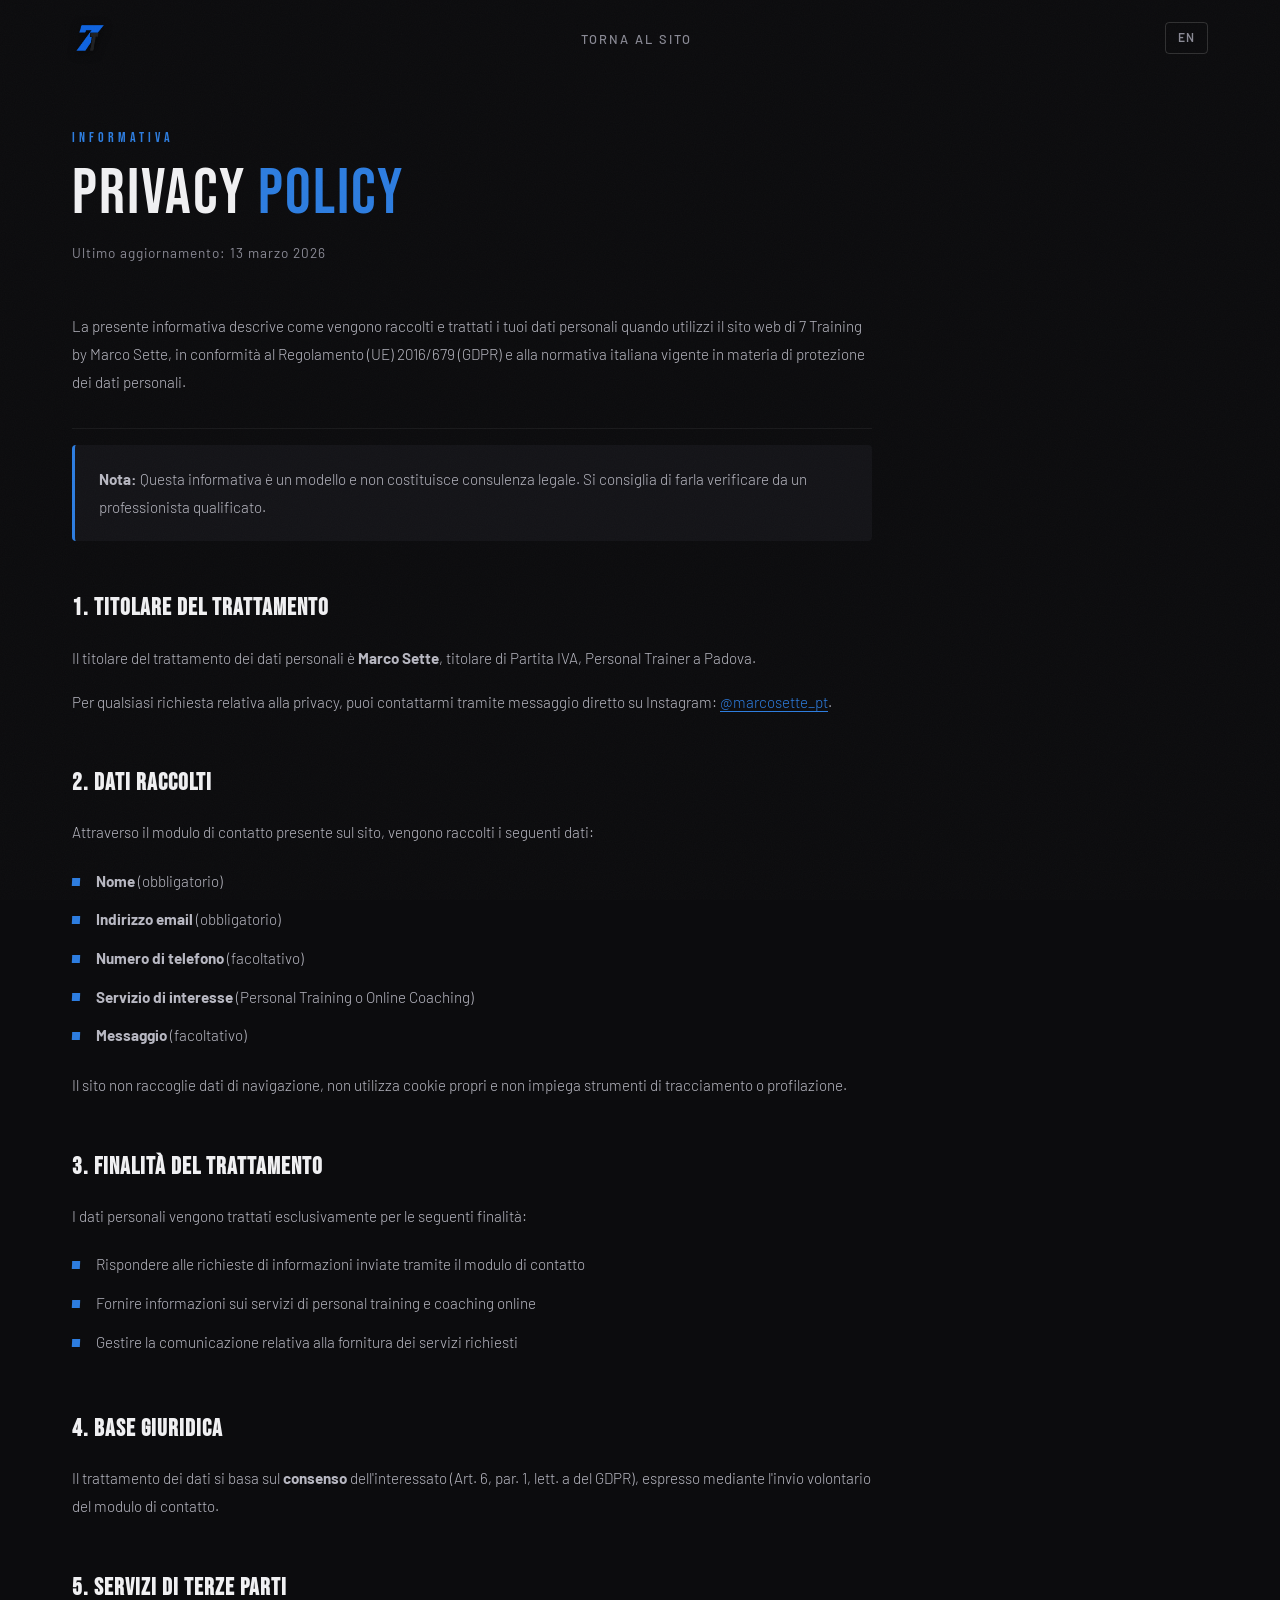
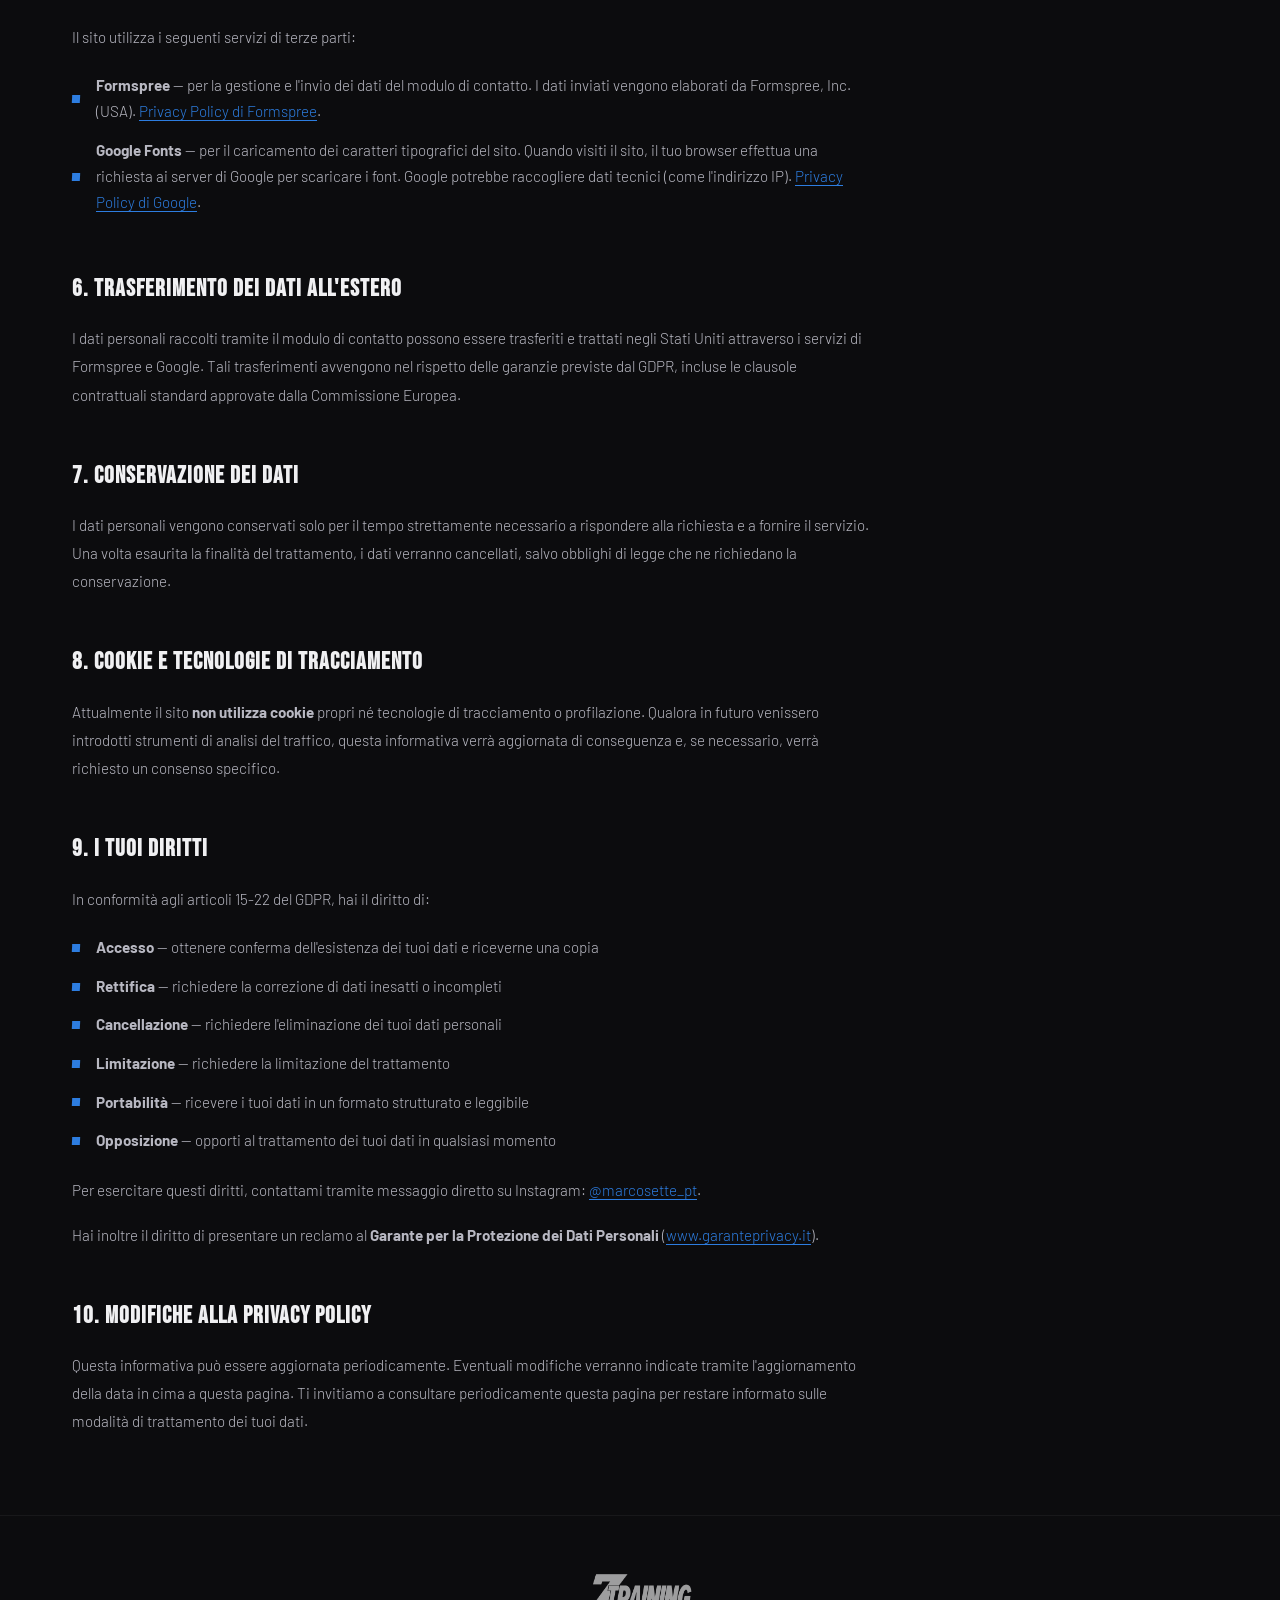
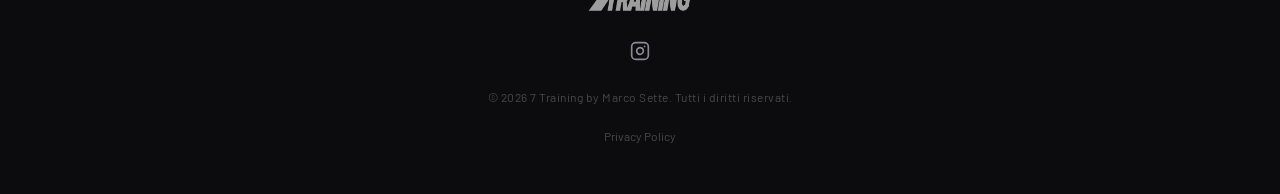
<file: privacy.html>
<!DOCTYPE html>
<html lang="it">
<head>
  <meta charset="UTF-8">
  <meta name="viewport" content="width=device-width, initial-scale=1.0">
  <title>Privacy Policy | 7 Training by Marco Sette</title>
  <meta name="description" content="Informativa sulla privacy di 7 Training by Marco Sette. Come raccogliamo e utilizziamo i tuoi dati personali.">
  <meta name="robots" content="noindex">
  <link rel="preconnect" href="https://fonts.googleapis.com">
  <link rel="preconnect" href="https://fonts.gstatic.com" crossorigin>
  <link href="https://fonts.googleapis.com/css2?family=Bebas+Neue&family=Barlow:wght@300;400;500;600;700&display=swap" rel="stylesheet">
  <link rel="stylesheet" href="css/style.css">
  <link rel="icon" type="image/png" href="assets/logo/logo-short-color.png">
</head>
<body>

  <!-- ===== NAVBAR ===== -->
  <nav class="navbar navbar--scrolled" id="navbar">
    <div class="container navbar__container">
      <a href="index.html" class="navbar__logo">
        <img src="assets/logo/logo-short-color.png" alt="7 Training">
      </a>
      <ul class="navbar__menu" id="navMenu">
        <li><a href="index.html" class="navbar__link">Torna al Sito</a></li>
      </ul>
      <div class="navbar__right">
        <a href="en/privacy.html" class="navbar__lang">EN</a>
        <button class="navbar__hamburger" id="hamburger" aria-label="Menu">
          <span></span>
          <span></span>
          <span></span>
        </button>
      </div>
    </div>
  </nav>

  <!-- ===== PRIVACY POLICY ===== -->
  <main class="privacy-page">
    <div class="container">
      <header class="privacy-header">
        <span class="section__label">Informativa</span>
        <h1 class="privacy-header__title">Privacy <span>Policy</span></h1>
        <p class="privacy-header__date">Ultimo aggiornamento: 13 marzo 2026</p>
      </header>

      <div class="privacy-content">

        <p class="privacy-content__intro">
          La presente informativa descrive come vengono raccolti e trattati i tuoi dati personali
          quando utilizzi il sito web di 7 Training by Marco Sette, in conformità al Regolamento (UE)
          2016/679 (GDPR) e alla normativa italiana vigente in materia di protezione dei dati personali.
        </p>

        <p class="privacy-content__disclaimer">
          <strong>Nota:</strong> Questa informativa è un modello e non costituisce consulenza legale.
          Si consiglia di farla verificare da un professionista qualificato.
        </p>

        <h2>1. Titolare del Trattamento</h2>
        <p>
          Il titolare del trattamento dei dati personali è <strong>Marco Sette</strong>, titolare di
          Partita IVA, Personal Trainer a Padova.
        </p>
        <p>
          Per qualsiasi richiesta relativa alla privacy, puoi contattarmi tramite messaggio diretto su Instagram:
          <a href="https://www.instagram.com/marcosette_pt?igsh=cmU4Y2IyamRpbW9u" target="_blank" rel="noopener">@marcosette_pt</a>.
        </p>

        <h2>2. Dati Raccolti</h2>
        <p>Attraverso il modulo di contatto presente sul sito, vengono raccolti i seguenti dati:</p>
        <ul>
          <li><strong>Nome</strong> (obbligatorio)</li>
          <li><strong>Indirizzo email</strong> (obbligatorio)</li>
          <li><strong>Numero di telefono</strong> (facoltativo)</li>
          <li><strong>Servizio di interesse</strong> (Personal Training o Online Coaching)</li>
          <li><strong>Messaggio</strong> (facoltativo)</li>
        </ul>
        <p>
          Il sito non raccoglie dati di navigazione, non utilizza cookie propri e non impiega
          strumenti di tracciamento o profilazione.
        </p>

        <h2>3. Finalità del Trattamento</h2>
        <p>I dati personali vengono trattati esclusivamente per le seguenti finalità:</p>
        <ul>
          <li>Rispondere alle richieste di informazioni inviate tramite il modulo di contatto</li>
          <li>Fornire informazioni sui servizi di personal training e coaching online</li>
          <li>Gestire la comunicazione relativa alla fornitura dei servizi richiesti</li>
        </ul>

        <h2>4. Base Giuridica</h2>
        <p>
          Il trattamento dei dati si basa sul <strong>consenso</strong> dell'interessato (Art. 6, par. 1,
          lett. a del GDPR), espresso mediante l'invio volontario del modulo di contatto.
        </p>

        <h2>5. Servizi di Terze Parti</h2>
        <p>Il sito utilizza i seguenti servizi di terze parti:</p>
        <ul>
          <li>
            <strong>Formspree</strong> — per la gestione e l'invio dei dati del modulo di contatto.
            I dati inviati vengono elaborati da Formspree, Inc. (USA).
            <a href="https://formspree.io/legal/privacy-policy/" target="_blank" rel="noopener">Privacy Policy di Formspree</a>.
          </li>
          <li>
            <strong>Google Fonts</strong> — per il caricamento dei caratteri tipografici del sito.
            Quando visiti il sito, il tuo browser effettua una richiesta ai server di Google per
            scaricare i font. Google potrebbe raccogliere dati tecnici (come l'indirizzo IP).
            <a href="https://policies.google.com/privacy" target="_blank" rel="noopener">Privacy Policy di Google</a>.
          </li>
        </ul>

        <h2>6. Trasferimento dei Dati all'Estero</h2>
        <p>
          I dati personali raccolti tramite il modulo di contatto possono essere trasferiti e
          trattati negli Stati Uniti attraverso i servizi di Formspree e Google. Tali trasferimenti
          avvengono nel rispetto delle garanzie previste dal GDPR, incluse le clausole contrattuali
          standard approvate dalla Commissione Europea.
        </p>

        <h2>7. Conservazione dei Dati</h2>
        <p>
          I dati personali vengono conservati solo per il tempo strettamente necessario a rispondere
          alla richiesta e a fornire il servizio. Una volta esaurita la finalità del trattamento,
          i dati verranno cancellati, salvo obblighi di legge che ne richiedano la conservazione.
        </p>

        <h2>8. Cookie e Tecnologie di Tracciamento</h2>
        <p>
          Attualmente il sito <strong>non utilizza cookie</strong> propri né tecnologie di tracciamento
          o profilazione. Qualora in futuro venissero introdotti strumenti di analisi del traffico,
          questa informativa verrà aggiornata di conseguenza e, se necessario, verrà richiesto un
          consenso specifico.
        </p>

        <h2>9. I Tuoi Diritti</h2>
        <p>
          In conformità agli articoli 15-22 del GDPR, hai il diritto di:
        </p>
        <ul>
          <li><strong>Accesso</strong> — ottenere conferma dell'esistenza dei tuoi dati e riceverne una copia</li>
          <li><strong>Rettifica</strong> — richiedere la correzione di dati inesatti o incompleti</li>
          <li><strong>Cancellazione</strong> — richiedere l'eliminazione dei tuoi dati personali</li>
          <li><strong>Limitazione</strong> — richiedere la limitazione del trattamento</li>
          <li><strong>Portabilità</strong> — ricevere i tuoi dati in un formato strutturato e leggibile</li>
          <li><strong>Opposizione</strong> — opporti al trattamento dei tuoi dati in qualsiasi momento</li>
        </ul>
        <p>
          Per esercitare questi diritti, contattami tramite messaggio diretto su Instagram:
          <a href="https://www.instagram.com/marcosette_pt?igsh=cmU4Y2IyamRpbW9u" target="_blank" rel="noopener">@marcosette_pt</a>.
        </p>
        <p>
          Hai inoltre il diritto di presentare un reclamo al
          <strong>Garante per la Protezione dei Dati Personali</strong>
          (<a href="https://www.garanteprivacy.it" target="_blank" rel="noopener">www.garanteprivacy.it</a>).
        </p>

        <h2>10. Modifiche alla Privacy Policy</h2>
        <p>
          Questa informativa può essere aggiornata periodicamente. Eventuali modifiche verranno
          indicate tramite l'aggiornamento della data in cima a questa pagina. Ti invitiamo a
          consultare periodicamente questa pagina per restare informato sulle modalità di
          trattamento dei tuoi dati.
        </p>

      </div>
    </div>
  </main>

  <!-- ===== FOOTER ===== -->
  <footer class="footer">
    <div class="container footer__container">
      <img src="assets/logo/logo-full-white.png" alt="7 Training" class="footer__logo">
      <div class="footer__links">
        <a href="https://www.instagram.com/marcosette_pt?igsh=cmU4Y2IyamRpbW9u" target="_blank" rel="noopener" class="footer__social" aria-label="Instagram">
          <svg xmlns="http://www.w3.org/2000/svg" width="20" height="20" viewBox="0 0 24 24" fill="none" stroke="currentColor" stroke-width="2" stroke-linecap="round" stroke-linejoin="round"><rect x="2" y="2" width="20" height="20" rx="5" ry="5"/><path d="M16 11.37A4 4 0 1 1 12.63 8 4 4 0 0 1 16 11.37z"/><line x1="17.5" y1="6.5" x2="17.51" y2="6.5"/></svg>
        </a>
      </div>
      <p class="footer__copy">&copy; 2026 7 Training by Marco Sette. Tutti i diritti riservati.</p>
      <a href="privacy.html" class="footer__privacy">Privacy Policy</a>
    </div>
  </footer>

  <script src="js/main.js"></script>
</body>
</html>
</file>
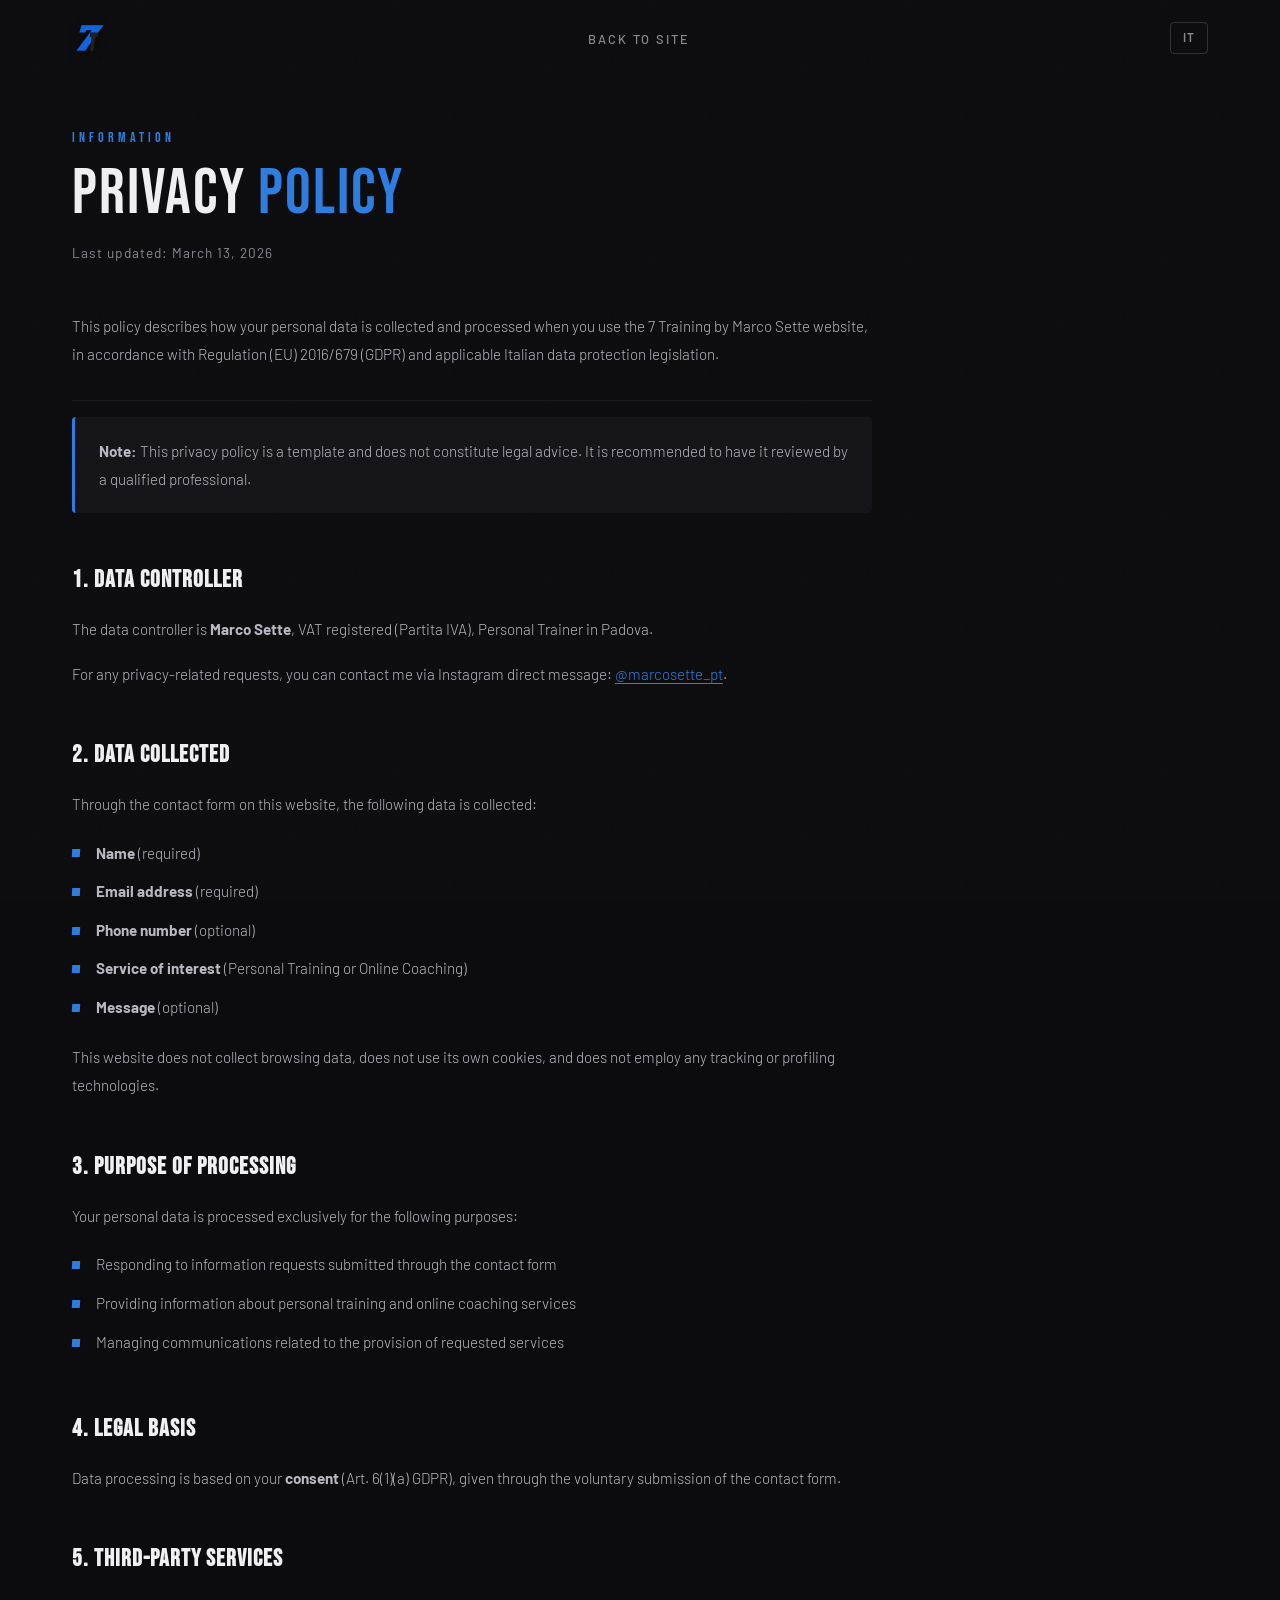
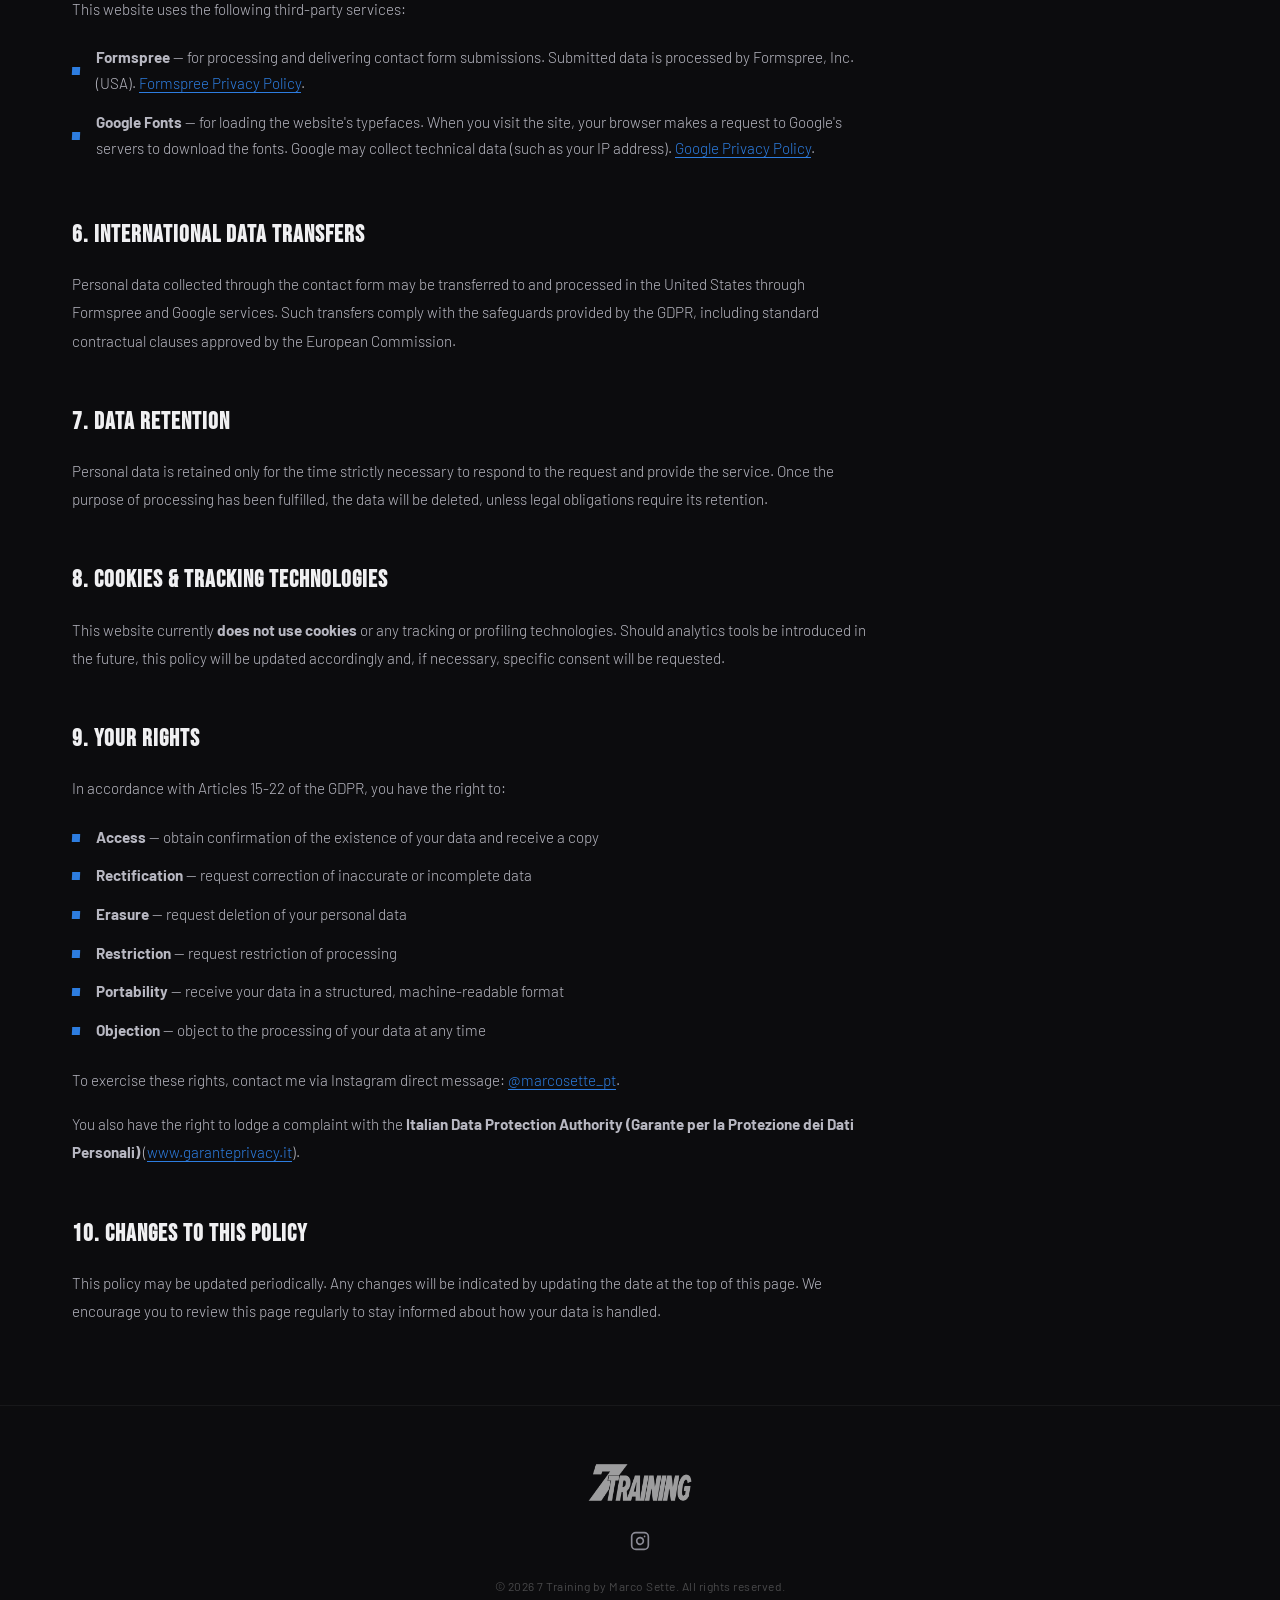
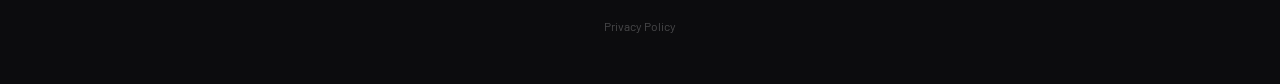
<file: en/privacy.html>
<!DOCTYPE html>
<html lang="en">
<head>
  <meta charset="UTF-8">
  <meta name="viewport" content="width=device-width, initial-scale=1.0">
  <title>Privacy Policy | 7 Training by Marco Sette</title>
  <meta name="description" content="Privacy policy for 7 Training by Marco Sette. How we collect and use your personal data.">
  <meta name="robots" content="noindex">
  <link rel="preconnect" href="https://fonts.googleapis.com">
  <link rel="preconnect" href="https://fonts.gstatic.com" crossorigin>
  <link href="https://fonts.googleapis.com/css2?family=Bebas+Neue&family=Barlow:wght@300;400;500;600;700&display=swap" rel="stylesheet">
  <link rel="stylesheet" href="../css/style.css">
  <link rel="icon" type="image/png" href="../assets/logo/logo-short-color.png">
</head>
<body>

  <!-- ===== NAVBAR ===== -->
  <nav class="navbar navbar--scrolled" id="navbar">
    <div class="container navbar__container">
      <a href="../en/index.html" class="navbar__logo">
        <img src="../assets/logo/logo-short-color.png" alt="7 Training">
      </a>
      <ul class="navbar__menu" id="navMenu">
        <li><a href="index.html" class="navbar__link">Back to Site</a></li>
      </ul>
      <div class="navbar__right">
        <a href="../privacy.html" class="navbar__lang">IT</a>
        <button class="navbar__hamburger" id="hamburger" aria-label="Menu">
          <span></span>
          <span></span>
          <span></span>
        </button>
      </div>
    </div>
  </nav>

  <!-- ===== PRIVACY POLICY ===== -->
  <main class="privacy-page">
    <div class="container">
      <header class="privacy-header">
        <span class="section__label">Information</span>
        <h1 class="privacy-header__title">Privacy <span>Policy</span></h1>
        <p class="privacy-header__date">Last updated: March 13, 2026</p>
      </header>

      <div class="privacy-content">

        <p class="privacy-content__intro">
          This policy describes how your personal data is collected and processed when you use
          the 7 Training by Marco Sette website, in accordance with Regulation (EU) 2016/679
          (GDPR) and applicable Italian data protection legislation.
        </p>

        <p class="privacy-content__disclaimer">
          <strong>Note:</strong> This privacy policy is a template and does not constitute legal advice.
          It is recommended to have it reviewed by a qualified professional.
        </p>

        <h2>1. Data Controller</h2>
        <p>
          The data controller is <strong>Marco Sette</strong>, VAT registered (Partita IVA),
          Personal Trainer in Padova.
        </p>
        <p>
          For any privacy-related requests, you can contact me via Instagram direct message:
          <a href="https://www.instagram.com/marcosette_pt?igsh=cmU4Y2IyamRpbW9u" target="_blank" rel="noopener">@marcosette_pt</a>.
        </p>

        <h2>2. Data Collected</h2>
        <p>Through the contact form on this website, the following data is collected:</p>
        <ul>
          <li><strong>Name</strong> (required)</li>
          <li><strong>Email address</strong> (required)</li>
          <li><strong>Phone number</strong> (optional)</li>
          <li><strong>Service of interest</strong> (Personal Training or Online Coaching)</li>
          <li><strong>Message</strong> (optional)</li>
        </ul>
        <p>
          This website does not collect browsing data, does not use its own cookies, and does not
          employ any tracking or profiling technologies.
        </p>

        <h2>3. Purpose of Processing</h2>
        <p>Your personal data is processed exclusively for the following purposes:</p>
        <ul>
          <li>Responding to information requests submitted through the contact form</li>
          <li>Providing information about personal training and online coaching services</li>
          <li>Managing communications related to the provision of requested services</li>
        </ul>

        <h2>4. Legal Basis</h2>
        <p>
          Data processing is based on your <strong>consent</strong> (Art. 6(1)(a) GDPR), given
          through the voluntary submission of the contact form.
        </p>

        <h2>5. Third-Party Services</h2>
        <p>This website uses the following third-party services:</p>
        <ul>
          <li>
            <strong>Formspree</strong> — for processing and delivering contact form submissions.
            Submitted data is processed by Formspree, Inc. (USA).
            <a href="https://formspree.io/legal/privacy-policy/" target="_blank" rel="noopener">Formspree Privacy Policy</a>.
          </li>
          <li>
            <strong>Google Fonts</strong> — for loading the website's typefaces.
            When you visit the site, your browser makes a request to Google's servers to download
            the fonts. Google may collect technical data (such as your IP address).
            <a href="https://policies.google.com/privacy" target="_blank" rel="noopener">Google Privacy Policy</a>.
          </li>
        </ul>

        <h2>6. International Data Transfers</h2>
        <p>
          Personal data collected through the contact form may be transferred to and processed
          in the United States through Formspree and Google services. Such transfers comply with
          the safeguards provided by the GDPR, including standard contractual clauses approved
          by the European Commission.
        </p>

        <h2>7. Data Retention</h2>
        <p>
          Personal data is retained only for the time strictly necessary to respond to the
          request and provide the service. Once the purpose of processing has been fulfilled,
          the data will be deleted, unless legal obligations require its retention.
        </p>

        <h2>8. Cookies & Tracking Technologies</h2>
        <p>
          This website currently <strong>does not use cookies</strong> or any tracking or profiling
          technologies. Should analytics tools be introduced in the future, this policy will be
          updated accordingly and, if necessary, specific consent will be requested.
        </p>

        <h2>9. Your Rights</h2>
        <p>
          In accordance with Articles 15-22 of the GDPR, you have the right to:
        </p>
        <ul>
          <li><strong>Access</strong> — obtain confirmation of the existence of your data and receive a copy</li>
          <li><strong>Rectification</strong> — request correction of inaccurate or incomplete data</li>
          <li><strong>Erasure</strong> — request deletion of your personal data</li>
          <li><strong>Restriction</strong> — request restriction of processing</li>
          <li><strong>Portability</strong> — receive your data in a structured, machine-readable format</li>
          <li><strong>Objection</strong> — object to the processing of your data at any time</li>
        </ul>
        <p>
          To exercise these rights, contact me via Instagram direct message:
          <a href="https://www.instagram.com/marcosette_pt?igsh=cmU4Y2IyamRpbW9u" target="_blank" rel="noopener">@marcosette_pt</a>.
        </p>
        <p>
          You also have the right to lodge a complaint with the
          <strong>Italian Data Protection Authority (Garante per la Protezione dei Dati Personali)</strong>
          (<a href="https://www.garanteprivacy.it" target="_blank" rel="noopener">www.garanteprivacy.it</a>).
        </p>

        <h2>10. Changes to This Policy</h2>
        <p>
          This policy may be updated periodically. Any changes will be indicated by updating
          the date at the top of this page. We encourage you to review this page regularly
          to stay informed about how your data is handled.
        </p>

      </div>
    </div>
  </main>

  <!-- ===== FOOTER ===== -->
  <footer class="footer">
    <div class="container footer__container">
      <img src="../assets/logo/logo-full-white.png" alt="7 Training" class="footer__logo">
      <div class="footer__links">
        <a href="https://www.instagram.com/marcosette_pt?igsh=cmU4Y2IyamRpbW9u" target="_blank" rel="noopener" class="footer__social" aria-label="Instagram">
          <svg xmlns="http://www.w3.org/2000/svg" width="20" height="20" viewBox="0 0 24 24" fill="none" stroke="currentColor" stroke-width="2" stroke-linecap="round" stroke-linejoin="round"><rect x="2" y="2" width="20" height="20" rx="5" ry="5"/><path d="M16 11.37A4 4 0 1 1 12.63 8 4 4 0 0 1 16 11.37z"/><line x1="17.5" y1="6.5" x2="17.51" y2="6.5"/></svg>
        </a>
      </div>
      <p class="footer__copy">&copy; 2026 7 Training by Marco Sette. All rights reserved.</p>
      <a href="privacy.html" class="footer__privacy">Privacy Policy</a>
    </div>
  </footer>

  <script src="../js/main.js"></script>
</body>
</html>
</file>
<file: css/style.css>
/* ===== 7 TRAINING — ATHLETIC BRUTALISM ===== */

/* --- RESET --- */
*,
*::before,
*::after {
  margin: 0;
  padding: 0;
  box-sizing: border-box;
}

/* --- CUSTOM PROPERTIES --- */
:root {
  --blue: #2D7DE0;
  --blue-vivid: #3B8AF0;
  --blue-glow: rgba(45, 125, 224, 0.25);
  --blue-deep: #1B5FAF;
  --dark: #0C0C0E;
  --dark-card: #141418;
  --dark-surface: #1A1A20;
  --white: #F0F0F2;
  --white-pure: #FFFFFF;
  --gray: #8A8A95;
  --gray-light: #B8B8C2;

  --font-display: 'Bebas Neue', 'Impact', sans-serif;
  --font-body: 'Barlow', 'Helvetica Neue', sans-serif;

  --ease-out-expo: cubic-bezier(0.16, 1, 0.3, 1);
  --ease-out-back: cubic-bezier(0.34, 1.56, 0.64, 1);

  --skew: -3deg;
  --max-w: 1200px;
  --radius: 4px;
}

html {
  font-size: 16px;
  scroll-behavior: smooth;
  background-color: var(--dark);
}

body {
  font-family: var(--font-body);
  color: var(--white);
  line-height: 1.6;
  background-color: var(--dark);
  -webkit-font-smoothing: antialiased;
  -moz-osx-font-smoothing: grayscale;
  overflow-x: hidden;
}

img { max-width: 100%; height: auto; display: block; }
a { text-decoration: none; color: inherit; }
ul { list-style: none; }

/* --- NOISE GRAIN OVERLAY --- */
body::after {
  content: '';
  position: fixed;
  inset: 0;
  pointer-events: none;
  z-index: 9999;
  opacity: 0.025;
  background-image: url("data:image/svg+xml,%3Csvg viewBox='0 0 256 256' xmlns='http://www.w3.org/2000/svg'%3E%3Cfilter id='noise'%3E%3CfeTurbulence type='fractalNoise' baseFrequency='0.9' numOctaves='4' stitchTiles='stitch'/%3E%3C/filter%3E%3Crect width='100%25' height='100%25' filter='url(%23noise)'/%3E%3C/svg%3E");
  background-repeat: repeat;
  background-size: 256px 256px;
}

/* --- UTILITY --- */
.container {
  max-width: var(--max-w);
  margin: 0 auto;
  padding: 0 2rem;
}

/* --- SECTION SYSTEM --- */
.section {
  padding: 7rem 0;
  position: relative;
}

.section--alt {
  background-color: var(--dark-surface);
}

.section__label {
  font-family: var(--font-display);
  font-size: 0.85rem;
  letter-spacing: 4px;
  text-transform: uppercase;
  color: var(--blue);
  margin-bottom: 0.75rem;
  display: block;
}

.section__title {
  font-family: var(--font-display);
  font-size: clamp(2.5rem, 5vw, 4rem);
  font-weight: 400;
  letter-spacing: 2px;
  text-transform: uppercase;
  line-height: 1;
  margin-bottom: 3rem;
  text-align: center;
}

.section__title span {
  color: var(--blue);
}

/* --- BUTTONS --- */
.btn {
  display: inline-flex;
  align-items: center;
  gap: 0.75rem;
  white-space: nowrap;
  padding: 1rem 2.5rem;
  font-family: var(--font-display);
  font-size: 1.1rem;
  letter-spacing: 3px;
  text-transform: uppercase;
  border: none;
  border-radius: var(--radius);
  cursor: pointer;
  position: relative;
  overflow: hidden;
  transition: transform 0.4s var(--ease-out-expo), box-shadow 0.4s var(--ease-out-expo);
}

.btn--primary {
  background-color: var(--blue);
  color: var(--white-pure);
}

.btn--primary:hover {
  transform: translateY(-2px);
  box-shadow: 0 8px 30px var(--blue-glow);
}

.btn--primary::after {
  content: '';
  position: absolute;
  inset: 0;
  background: linear-gradient(120deg, transparent 30%, rgba(255,255,255,0.15) 50%, transparent 70%);
  transform: translateX(-100%);
  transition: transform 0.6s var(--ease-out-expo);
}

.btn--primary:hover::after {
  transform: translateX(100%);
}

.btn--outline {
  background: transparent;
  color: var(--white);
  border: 1px solid rgba(255,255,255,0.2);
}

.btn--outline:hover {
  border-color: var(--blue);
  color: var(--blue);
  transform: translateY(-2px);
}

/* Diagonal accent bar */
.accent-bar {
  width: 60px;
  height: 3px;
  background: var(--blue);
  transform: skewX(var(--skew));
  margin-bottom: 2rem;
}

.accent-bar--center {
  margin-left: auto;
  margin-right: auto;
}

/* ================================================================
   NAVBAR
   ================================================================ */
.navbar {
  position: fixed;
  top: 0;
  left: 0;
  width: 100%;
  z-index: 1000;
  padding: 1.25rem 0;
  transition: all 0.4s var(--ease-out-expo);
}

.navbar--scrolled {
  background-color: rgba(12, 12, 14, 0.95);
  backdrop-filter: blur(20px);
  -webkit-backdrop-filter: blur(20px);
  padding: 0.75rem 0;
  box-shadow: 0 1px 0 rgba(255,255,255,0.05);
}

.navbar__container {
  display: flex;
  align-items: center;
  justify-content: space-between;
}

.navbar__logo img {
  height: 36px;
  width: auto;
  transition: transform 0.3s var(--ease-out-expo);
  filter: drop-shadow(0 2px 5px rgba(0,0,0,0.55));
}

.navbar__logo:hover img {
  transform: scale(1.05);
}

.navbar__menu {
  display: flex;
  gap: 2.5rem;
}

.navbar__link {
  font-family: var(--font-body);
  font-size: 0.8rem;
  font-weight: 500;
  text-transform: uppercase;
  letter-spacing: 2px;
  color: var(--gray);
  transition: color 0.3s ease;
  position: relative;
}

.navbar__link::after {
  content: '';
  position: absolute;
  bottom: -4px;
  left: 0;
  width: 0;
  height: 1px;
  background: var(--blue);
  transition: width 0.3s var(--ease-out-expo);
}

.navbar__link:hover {
  color: var(--white);
}

.navbar__link:hover::after {
  width: 100%;
}

.navbar__right {
  display: flex;
  align-items: center;
  gap: 1rem;
}

.navbar__lang {
  font-family: var(--font-body);
  font-size: 0.75rem;
  font-weight: 600;
  letter-spacing: 1px;
  color: var(--gray);
  padding: 0.35rem 0.75rem;
  border: 1px solid rgba(255,255,255,0.15);
  border-radius: var(--radius);
  transition: all 0.3s ease;
}

.navbar__lang:hover {
  color: var(--blue);
  border-color: var(--blue);
}

.navbar__hamburger {
  display: none;
  flex-direction: column;
  gap: 5px;
  background: none;
  border: none;
  cursor: pointer;
  padding: 0.5rem;
}

.navbar__hamburger span {
  display: block;
  width: 22px;
  height: 1.5px;
  background-color: var(--white);
  transition: all 0.3s var(--ease-out-expo);
  transform-origin: center;
}

/* ================================================================
   HERO
   ================================================================ */
.hero {
  position: relative;
  min-height: 100vh;
  display: flex;
  align-items: flex-end;
  background-color: var(--dark);
  overflow: hidden;
}

/* Full-bleed action photo */
.hero__bg {
  position: absolute;
  inset: 0;
  width: 100%;
  height: 100%;
  object-fit: cover;
  object-position: 62% 28%;
  animation: heroZoom 9s var(--ease-out-expo) both;
}

/* Cinematic darkening: bottom + left gradients */
.hero__veil {
  position: absolute;
  inset: 0;
  z-index: 1;
  background:
    linear-gradient(to bottom, rgba(12,12,14,0.6) 0%, rgba(12,12,14,0) 16%),
    linear-gradient(to top, rgba(12,12,14,0.97) 0%, rgba(12,12,14,0) 48%),
    linear-gradient(100deg, rgba(12,12,14,0.94) 0%, rgba(12,12,14,0.62) 42%, rgba(12,12,14,0.12) 78%, rgba(12,12,14,0.4) 100%);
}

.hero__overlay { display: none; }

.hero__inner {
  position: relative;
  z-index: 2;
  width: 100%;
  padding-bottom: 9.5rem;
  padding-top: 8rem;
}

.hero__content {
  max-width: 660px;
}

.hero__label {
  display: inline-flex;
  align-items: center;
  gap: 0.7rem;
  font-family: var(--font-display);
  font-size: 1rem;
  letter-spacing: 4px;
  text-transform: uppercase;
  color: var(--blue-vivid);
  margin-bottom: 1.1rem;
  animation: heroFadeUp 0.8s var(--ease-out-expo) both;
  animation-delay: 0.2s;
}

.hero__label-bar {
  width: 26px;
  height: 2px;
  background: var(--blue);
  display: inline-block;
}

.hero__title {
  font-family: var(--font-display);
  font-size: clamp(3.5rem, 8vw, 6rem);
  font-weight: 400;
  line-height: 0.9;
  letter-spacing: 1px;
  text-transform: uppercase;
  color: var(--white);
  margin-bottom: 1.4rem;
  animation: heroFadeUp 0.8s var(--ease-out-expo) both;
  animation-delay: 0.35s;
}

.hero__title span { color: var(--blue); }

.hero__lead {
  font-size: 1.2rem;
  font-weight: 300;
  line-height: 1.6;
  color: var(--gray-light);
  max-width: 500px;
  margin-bottom: 2.1rem;
  animation: heroFadeUp 0.8s var(--ease-out-expo) both;
  animation-delay: 0.5s;
}

.hero__lead em {
  font-style: normal;
  color: var(--white-pure);
  font-weight: 500;
}

.hero__actions {
  display: flex;
  align-items: center;
  gap: 1rem;
  flex-wrap: wrap;
  animation: heroFadeUp 0.8s var(--ease-out-expo) both;
  animation-delay: 0.65s;
}

.btn--whatsapp {
  background: rgba(255, 255, 255, 0.06);
  color: var(--white);
  border: 1px solid rgba(255, 255, 255, 0.28);
  backdrop-filter: blur(6px);
  -webkit-backdrop-filter: blur(6px);
}

.btn--whatsapp svg { display: block; }

.btn--whatsapp:hover {
  border-color: #25D366;
  transform: translateY(-2px);
}

/* Credential strip */
.hero__creds {
  position: absolute;
  left: 0;
  right: 0;
  bottom: 0;
  z-index: 2;
  border-top: 1px solid rgba(255, 255, 255, 0.1);
  background: rgba(12, 12, 14, 0.4);
  backdrop-filter: blur(10px);
  -webkit-backdrop-filter: blur(10px);
  animation: heroFadeUp 0.8s var(--ease-out-expo) both;
  animation-delay: 0.9s;
}

.hero__creds-row {
  display: flex;
  flex-wrap: wrap;
  gap: 1rem 2.5rem;
  padding-top: 1.15rem;
  padding-bottom: 1.15rem;
}

.hero__cred {
  display: flex;
  align-items: center;
  gap: 0.6rem;
  font-family: var(--font-display);
  font-size: 1rem;
  letter-spacing: 1.5px;
  text-transform: uppercase;
  color: var(--gray-light);
}

.hero__cred i {
  width: 7px;
  height: 7px;
  background: var(--blue);
  transform: skewX(-12deg);
  display: inline-block;
  flex-shrink: 0;
}

@keyframes heroZoom {
  from { transform: scale(1.08); }
  to { transform: scale(1); }
}

/* Accessibility: never leave entrance-animated content hidden */
@media (prefers-reduced-motion: reduce) {
  *, *::before, *::after {
    animation-duration: 0.001ms !important;
    animation-delay: 0ms !important;
    animation-iteration-count: 1 !important;
    transition-duration: 0.001ms !important;
  }
}

@keyframes heroLogoIn {
  from { opacity: 0; transform: scale(0.9); }
  to { opacity: 1; transform: scale(1); }
}

@keyframes heroFadeUp {
  from { opacity: 0; transform: translateY(20px); }
  to { opacity: 1; transform: translateY(0); }
}

@keyframes scrollPulse {
  0%, 100% { opacity: 0.3; transform: scaleY(1); }
  50% { opacity: 1; transform: scaleY(1.3); transform-origin: top; }
}

/* ================================================================
   ABOUT
   ================================================================ */
.about {
  display: grid;
  grid-template-columns: 1fr 1fr;
  gap: 4rem;
  align-items: center;
}

.about__image {
  position: relative;
}

/* Offset blue frame */
.about__image::before {
  content: '';
  position: absolute;
  inset: 0;
  transform: translate(-16px, 16px);
  border: 2px solid var(--blue);
  border-radius: var(--radius);
  z-index: 0;
}

.about__photo {
  position: relative;
  z-index: 1;
  width: 100%;
  aspect-ratio: 3 / 4;
  object-fit: cover;
  border-radius: var(--radius);
  display: block;
}

.about__tags {
  display: flex;
  flex-wrap: wrap;
  gap: 0.6rem;
  margin-top: 2rem;
}

.tag {
  font-family: var(--font-display);
  font-size: 0.95rem;
  letter-spacing: 1.5px;
  text-transform: uppercase;
  color: var(--gray-light);
  padding: 0.4rem 0.95rem;
  border: 1px solid rgba(255, 255, 255, 0.12);
  border-radius: var(--radius);
  transition: border-color 0.3s ease, color 0.3s ease;
}

.tag:hover {
  border-color: var(--blue);
  color: var(--white);
}

.section__title--left {
  text-align: left;
}

.about__description {
  font-size: 1.05rem;
  color: var(--gray-light);
  margin-bottom: 1.5rem;
  line-height: 1.85;
  font-weight: 300;
}

/* ================================================================
   PHILOSOPHY
   ================================================================ */
.philosophy {
  display: grid;
  grid-template-columns: 1fr 1fr;
  gap: 4rem;
  align-items: center;
}

.philosophy__text {
  font-size: 1.05rem;
  color: var(--gray-light);
  margin-bottom: 1.5rem;
  line-height: 1.85;
  font-weight: 300;
}

.philosophy__image {
  position: relative;
}

.philosophy__photo {
  position: relative;
  z-index: 1;
  width: 100%;
  aspect-ratio: 6 / 7;
  object-fit: cover;
  border-radius: var(--radius);
  display: block;
  filter: grayscale(1) contrast(1.05);
}

/* Offset blue frame — mirrored to bottom-right */
.philosophy__image::before {
  content: '';
  position: absolute;
  inset: 0;
  transform: translate(16px, 16px);
  border: 2px solid var(--blue);
  border-radius: var(--radius);
  z-index: 0;
}

/* Blue duotone tint over the grayscale photo */
.philosophy__image::after {
  content: '';
  position: absolute;
  inset: 0;
  z-index: 2;
  border-radius: var(--radius);
  background: linear-gradient(135deg, rgba(45, 125, 224, 0.5), rgba(12, 12, 14, 0.05));
  mix-blend-mode: color;
  pointer-events: none;
}

.philosophy__quote {
  font-family: var(--font-display);
  font-size: clamp(2.2rem, 4vw, 3.4rem);
  line-height: 1;
  letter-spacing: 1px;
  text-transform: uppercase;
  color: var(--white);
  margin: 1.25rem 0 1.75rem;
}

.philosophy__quote span { color: var(--blue); }

/* ================================================================
   QUALIFICATIONS
   ================================================================ */
.qualifications {
  border-top: 2px solid var(--blue);
  margin-top: 1rem;
}

.qualifications__row {
  display: grid;
  grid-template-columns: 92px 1fr auto;
  align-items: center;
  gap: 1.75rem;
  padding: 1.85rem 0.75rem;
  border-bottom: 1px solid rgba(255,255,255,0.08);
  transition: background 0.35s ease;
}

.qualifications__row:hover {
  background: rgba(255,255,255,0.025);
}

.qualifications__index {
  font-family: var(--font-display);
  font-size: 2.9rem;
  line-height: 1;
  color: transparent;
  -webkit-text-stroke: 1px rgba(184,184,194,0.4);
  transition: -webkit-text-stroke-color 0.35s ease, color 0.35s ease;
}

.qualifications__row:hover .qualifications__index {
  -webkit-text-stroke-color: var(--blue);
  color: rgba(45,125,224,0.12);
}

.qualifications__name {
  font-family: var(--font-display);
  font-size: 2rem;
  letter-spacing: 1px;
  text-transform: uppercase;
  line-height: 1;
  color: var(--white);
}

.qualifications__meta {
  color: var(--gray);
  font-size: 0.9rem;
  font-weight: 400;
  line-height: 1.5;
  letter-spacing: 0.3px;
  margin-top: 0.5rem;
}

.qualifications__level {
  font-family: var(--font-display);
  font-size: 1.35rem;
  letter-spacing: 2px;
  color: var(--blue-vivid);
  white-space: nowrap;
  text-align: right;
}

/* ================================================================
   SERVICES
   ================================================================ */
.services {
  display: grid;
  grid-template-columns: 1fr 1fr;
  gap: 2rem;
  align-items: stretch;
}

.services__card {
  background: var(--dark-card);
  padding: 2.75rem 2.25rem;
  border-radius: var(--radius);
  border: 1px solid rgba(255,255,255,0.05);
  border-top: 2px solid var(--blue);
  position: relative;
  display: flex;
  flex-direction: column;
  transition: transform 0.5s var(--ease-out-expo), box-shadow 0.5s var(--ease-out-expo), border-color 0.3s ease;
}

.services__card:hover {
  transform: translateY(-4px);
  box-shadow: 0 20px 60px rgba(0,0,0,0.35);
}

.services__card--featured {
  border-color: rgba(45,125,224,0.4);
  border-top-color: var(--blue-vivid);
  box-shadow: 0 0 0 1px rgba(45,125,224,0.15), 0 18px 50px rgba(0,0,0,0.3);
}

.services__flag {
  position: absolute;
  top: 0;
  right: 1.75rem;
  transform: translateY(-50%) skewX(var(--skew));
  background: var(--blue);
  color: #fff;
  font-family: var(--font-display);
  font-size: 0.78rem;
  letter-spacing: 2px;
  text-transform: uppercase;
  padding: 0.32rem 0.85rem;
}

.services__head {
  display: flex;
  align-items: center;
  justify-content: space-between;
  gap: 1rem;
  margin-bottom: 1.5rem;
}

.services__tag {
  font-family: var(--font-display);
  font-size: 0.85rem;
  letter-spacing: 3px;
  text-transform: uppercase;
  color: var(--blue);
}

.services__icon {
  color: var(--blue);
  flex-shrink: 0;
  transition: transform 0.3s var(--ease-out-expo);
}

.services__card:hover .services__icon {
  transform: scale(1.1);
}

.services__title {
  font-family: var(--font-display);
  font-size: 2rem;
  letter-spacing: 1px;
  text-transform: uppercase;
  margin-bottom: 1rem;
  color: var(--white);
  line-height: 1;
}

.services__description {
  color: var(--gray);
  margin-bottom: 1.75rem;
  line-height: 1.75;
  font-weight: 300;
}

.services__list {
  text-align: left;
  margin-bottom: 0;
}

.services__list li {
  padding: 0.5rem 0;
  color: var(--gray-light);
  position: relative;
  padding-left: 1.5rem;
  font-size: 0.95rem;
  font-weight: 300;
}

.services__list li::before {
  content: '';
  position: absolute;
  left: 0;
  top: 50%;
  transform: translateY(-50%) skewX(var(--skew));
  width: 8px;
  height: 8px;
  background-color: var(--blue);
}

/* --- Services pricing --- */
.services__price-block,
.services__plans {
  margin-top: auto;
  padding-top: 1.75rem;
  border-top: 1px solid rgba(255,255,255,0.08);
}

.services__price-block {
  display: flex;
  flex-direction: column;
  gap: 0.3rem;
}

.services__price {
  font-family: var(--font-display);
  font-size: 1.9rem;
  letter-spacing: 1px;
  text-transform: uppercase;
  color: var(--white);
  line-height: 1;
}

.services__price-note {
  color: var(--gray);
  font-size: 0.82rem;
  font-weight: 300;
}

.services__plan {
  display: flex;
  align-items: baseline;
  justify-content: space-between;
  gap: 1rem;
  padding: 0.6rem 0;
}

.services__plan + .services__plan {
  border-top: 1px solid rgba(255,255,255,0.06);
}

.services__plan-label {
  display: flex;
  align-items: center;
  gap: 0.6rem;
  font-size: 0.95rem;
  font-weight: 500;
  letter-spacing: 1px;
  text-transform: uppercase;
  color: var(--gray-light);
}

.services__plan-badge {
  font-family: var(--font-body);
  font-size: 0.62rem;
  font-weight: 700;
  letter-spacing: 1px;
  color: var(--blue-vivid);
  background: rgba(45,125,224,0.14);
  padding: 0.2rem 0.45rem;
  transform: skewX(var(--skew));
}

.services__plan-price {
  font-family: var(--font-display);
  font-size: 2rem;
  letter-spacing: 1px;
  color: var(--white);
  line-height: 1;
  white-space: nowrap;
}

.services__plan--best .services__plan-price { color: var(--blue-vivid); }

.services__plan-cur {
  font-size: 1.1rem;
  margin-left: 1px;
  color: inherit;
}

.services__plan-per {
  font-family: var(--font-body);
  font-size: 0.72rem;
  font-weight: 400;
  letter-spacing: 1px;
  text-transform: uppercase;
  color: var(--gray);
  margin-left: 0.4rem;
}

.services__plan-note {
  color: var(--gray);
  font-size: 0.78rem;
  font-weight: 300;
  margin-top: 0.9rem;
  line-height: 1.5;
}

/* ================================================================
   STEPS (HOW IT WORKS)
   ================================================================ */
.steps {
  display: flex;
  align-items: flex-start;
  justify-content: center;
  gap: 2.5rem;
  position: relative;
}

.steps__item {
  text-align: left;
  flex: 1;
  max-width: 320px;
  padding-top: 1.75rem;
  border-top: 2px solid var(--blue);
  position: relative;
}

.steps__number {
  font-family: var(--font-display);
  font-size: 3.6rem;
  line-height: 1;
  color: transparent;
  -webkit-text-stroke: 1px rgba(184,184,194,0.4);
  margin-bottom: 1rem;
  width: auto;
  height: auto;
  border: 0;
  border-radius: 0;
  background: none;
  display: block;
  transition: -webkit-text-stroke-color 0.35s ease, color 0.35s ease;
}

.steps__item:hover .steps__number {
  -webkit-text-stroke-color: var(--blue);
  color: rgba(45,125,224,0.12);
}

.steps__title {
  font-family: var(--font-display);
  font-size: 1.5rem;
  letter-spacing: 1px;
  text-transform: uppercase;
  margin-bottom: 0.6rem;
  color: var(--white);
  line-height: 1.05;
}

.steps__description {
  color: var(--gray);
  line-height: 1.7;
  font-weight: 300;
  font-size: 0.95rem;
}

.steps__divider {
  display: none;
}

/* ================================================================
   TESTIMONIALS
   ================================================================ */
.testimonials {
  display: grid;
  grid-template-columns: repeat(3, 1fr);
  gap: 2rem;
}

.testimonials__card {
  background: var(--dark-card);
  padding: 2.5rem 2rem;
  border-radius: var(--radius);
  position: relative;
  border: 1px solid rgba(255,255,255,0.04);
  transition: border-color 0.3s ease;
}

.testimonials__card:hover {
  border-color: rgba(45, 125, 224, 0.15);
}

/* Decorative oversized quote mark */
.testimonials__card::before {
  content: '\201C';
  font-family: Georgia, serif;
  font-size: 6rem;
  line-height: 1;
  color: var(--blue);
  opacity: 0.12;
  position: absolute;
  top: 0.5rem;
  left: 1rem;
}

.testimonials__quote {
  font-size: 1rem;
  font-style: italic;
  color: var(--gray-light);
  line-height: 1.8;
  margin-bottom: 1.5rem;
  position: relative;
  z-index: 1;
  font-weight: 300;
}

.testimonials__author {
  display: flex;
  align-items: center;
  gap: 1rem;
}

.testimonials__avatar {
  width: 44px;
  height: 44px;
  border-radius: 50%;
  background: var(--dark-surface);
  flex-shrink: 0;
  border: 1px solid rgba(255,255,255,0.08);
}

.testimonials__name {
  font-weight: 600;
  font-size: 0.9rem;
  color: var(--white);
}

.testimonials__role {
  font-size: 0.75rem;
  color: var(--gray);
  text-transform: uppercase;
  letter-spacing: 1px;
}

/* ================================================================
   CONTACT
   ================================================================ */
.section--contact {
  background: var(--dark);
  position: relative;
  overflow: hidden;
}

/* Diagonal blue strip in background */
.section--contact::before {
  content: '';
  position: absolute;
  top: -20%;
  right: -5%;
  width: 40%;
  height: 140%;
  background: var(--blue);
  opacity: 0.03;
  transform: skewX(-12deg);
}

.contact {
  display: grid;
  grid-template-columns: 1fr 1fr;
  gap: 4rem;
  align-items: start;
}

.contact__form {
  background: var(--dark-card);
  border: 1px solid rgba(255,255,255,0.05);
  border-top: 2px solid var(--blue);
  border-radius: var(--radius);
  padding: 2.5rem 2.25rem;
}

.form__group {
  margin-bottom: 1.5rem;
}

.form__label {
  display: block;
  font-size: 0.75rem;
  font-weight: 500;
  letter-spacing: 1.5px;
  text-transform: uppercase;
  margin-bottom: 0.5rem;
  color: var(--gray);
}

.form__input {
  width: 100%;
  padding: 0.9rem 1rem;
  font-size: 0.95rem;
  font-family: var(--font-body);
  border: 1px solid rgba(255, 255, 255, 0.08);
  border-radius: var(--radius);
  background-color: var(--dark-surface);
  color: var(--white);
  transition: border-color 0.3s ease, box-shadow 0.3s ease;
}

.form__input:focus {
  outline: none;
  border-color: var(--blue);
  box-shadow: 0 0 0 3px var(--blue-glow);
}

.form__input::placeholder {
  color: rgba(255, 255, 255, 0.2);
}

.form__select {
  appearance: none;
  cursor: pointer;
  background-image: url("data:image/svg+xml,%3Csvg xmlns='http://www.w3.org/2000/svg' width='12' height='12' fill='%238A8A95' viewBox='0 0 16 16'%3E%3Cpath d='M8 11L3 6h10l-5 5z'/%3E%3C/svg%3E");
  background-repeat: no-repeat;
  background-position: right 1rem center;
  padding-right: 2.5rem;
}

.form__select option {
  background-color: var(--dark);
  color: var(--white);
}

.form__textarea {
  resize: vertical;
  min-height: 100px;
}

.form__submit {
  width: 100%;
  margin-top: 0.5rem;
  font-family: var(--font-display);
  font-size: 1rem;
  letter-spacing: 3px;
}

.form__status {
  margin-top: 1rem;
  font-size: 0.85rem;
  text-align: center;
}

.form__status--success { color: #4ADE80; }
.form__status--error { color: #F87171; }

.contact__info {
  padding-top: 0.5rem;
}

.contact__block {
  margin-bottom: 2.75rem;
}

.contact__heading {
  font-family: var(--font-display);
  font-size: 0.9rem;
  letter-spacing: 3px;
  text-transform: uppercase;
  margin-bottom: 0.85rem;
  color: var(--blue);
}

.contact__instagram {
  display: inline-flex;
  align-items: center;
  gap: 0.75rem;
  color: var(--blue);
  font-size: 1rem;
  font-weight: 500;
  transition: all 0.3s ease;
  padding: 0.75rem 1.25rem;
  border: 1px solid rgba(45, 125, 224, 0.3);
  border-radius: var(--radius);
}

.contact__instagram:hover {
  background: rgba(45, 125, 224, 0.1);
  border-color: var(--blue);
}

.contact__whatsapp {
  display: inline-flex;
  align-items: center;
  gap: 0.75rem;
  color: #25D366;
  font-size: 1rem;
  font-weight: 500;
  transition: all 0.3s ease;
  padding: 0.75rem 1.25rem;
  border: 1px solid rgba(37, 211, 102, 0.3);
  border-radius: var(--radius);
}

.contact__whatsapp:hover {
  background: rgba(37, 211, 102, 0.1);
  border-color: #25D366;
}

.contact__text {
  color: var(--gray);
  line-height: 1.8;
  font-weight: 300;
}

/* ================================================================
   PRIVACY PAGE
   ================================================================ */
.privacy-page {
  padding-top: 8rem;
  padding-bottom: 4rem;
  min-height: 80vh;
}

.privacy-header {
  margin-bottom: 3rem;
}

.privacy-header__title {
  font-family: var(--font-display);
  font-size: clamp(2.5rem, 5vw, 4rem);
  font-weight: 400;
  letter-spacing: 2px;
  text-transform: uppercase;
  line-height: 1;
  margin-bottom: 1rem;
}

.privacy-header__title span {
  color: var(--blue);
}

.privacy-header__date {
  font-size: 0.85rem;
  color: var(--gray);
  letter-spacing: 1px;
}

.privacy-content {
  max-width: 800px;
}

.privacy-content__intro {
  font-size: 1.1rem;
  color: var(--gray-light);
  line-height: 1.85;
  font-weight: 300;
  margin-bottom: 2rem;
  padding-bottom: 2rem;
  border-bottom: 1px solid rgba(255,255,255,0.06);
}

.privacy-content__disclaimer {
  font-size: 0.9rem;
  color: var(--gray);
  line-height: 1.7;
  padding: 1.25rem 1.5rem;
  background: var(--dark-card);
  border-left: 3px solid var(--blue);
  border-radius: var(--radius);
  margin-bottom: 3rem;
}

.privacy-content h2 {
  font-family: var(--font-display);
  font-size: 1.5rem;
  letter-spacing: 1px;
  text-transform: uppercase;
  color: var(--white);
  margin-top: 3rem;
  margin-bottom: 1rem;
}

.privacy-content p {
  font-size: 0.95rem;
  color: var(--gray-light);
  line-height: 1.85;
  font-weight: 300;
  margin-bottom: 1rem;
}

.privacy-content ul {
  margin-bottom: 1rem;
  padding-left: 0;
}

.privacy-content ul li {
  padding: 0.4rem 0;
  padding-left: 1.5rem;
  color: var(--gray-light);
  font-size: 0.95rem;
  font-weight: 300;
  line-height: 1.7;
  position: relative;
}

.privacy-content ul li::before {
  content: '';
  position: absolute;
  left: 0;
  top: 50%;
  transform: translateY(-50%) skewX(var(--skew));
  width: 8px;
  height: 8px;
  background-color: var(--blue);
}

.privacy-content a {
  color: var(--blue);
  text-decoration: underline;
  text-underline-offset: 3px;
  transition: color 0.3s ease;
}

.privacy-content a:hover {
  color: var(--blue-vivid);
}

/* ================================================================
   FOOTER
   ================================================================ */
.footer {
  background-color: var(--dark);
  padding: 3rem 0;
  border-top: 1px solid rgba(255,255,255,0.05);
}

.footer__container {
  display: flex;
  flex-direction: column;
  align-items: center;
  gap: 1.25rem;
}

.footer__logo {
  max-width: 140px;
  opacity: 0.6;
  transition: opacity 0.3s ease;
}

.footer__logo:hover {
  opacity: 1;
}

.footer__social {
  color: var(--gray);
  transition: color 0.3s ease;
}

.footer__social:hover {
  color: var(--blue);
}

.footer__copy {
  font-size: 0.75rem;
  color: rgba(255,255,255,0.25);
  letter-spacing: 0.5px;
}

.footer__privacy {
  font-size: 0.75rem;
  color: rgba(255,255,255,0.25);
  transition: color 0.3s ease;
}

.footer__privacy:hover {
  color: var(--blue);
}

/* ================================================================
   ANIMATIONS
   ================================================================ */
.fade-in {
  opacity: 0;
  transform: translateY(30px);
  transition: opacity 0.8s var(--ease-out-expo), transform 0.8s var(--ease-out-expo);
}

.fade-in--visible {
  opacity: 1;
  transform: translateY(0);
}

/* Staggered children animation */
.stagger > * {
  opacity: 0;
  transform: translateY(20px);
  transition: opacity 0.6s var(--ease-out-expo), transform 0.6s var(--ease-out-expo);
}

.stagger.fade-in--visible > *:nth-child(1) { transition-delay: 0s; opacity: 1; transform: translateY(0); }
.stagger.fade-in--visible > *:nth-child(2) { transition-delay: 0.1s; opacity: 1; transform: translateY(0); }
.stagger.fade-in--visible > *:nth-child(3) { transition-delay: 0.2s; opacity: 1; transform: translateY(0); }
.stagger.fade-in--visible > *:nth-child(4) { transition-delay: 0.3s; opacity: 1; transform: translateY(0); }

/* ================================================================
   RESPONSIVE
   ================================================================ */
@media (max-width: 768px) {
  .navbar__menu {
    display: none;
    position: absolute;
    top: 100%;
    left: 0;
    width: 100%;
    background-color: rgba(12, 12, 14, 0.98);
    backdrop-filter: blur(20px);
    -webkit-backdrop-filter: blur(20px);
    flex-direction: column;
    padding: 1.5rem 2rem;
    border-bottom: 1px solid rgba(255,255,255,0.05);
  }

  .navbar__menu--open {
    display: flex;
  }

  .navbar__menu--open .navbar__link {
    color: var(--gray-light);
    padding: 0.75rem 0;
    font-size: 0.9rem;
  }

  .navbar__hamburger {
    display: flex;
  }

  .navbar__hamburger--active span:nth-child(1) {
    transform: rotate(45deg) translate(5px, 5px);
  }

  .navbar__hamburger--active span:nth-child(2) {
    opacity: 0;
  }

  .navbar__hamburger--active span:nth-child(3) {
    transform: rotate(-45deg) translate(5px, -5px);
  }

  /* Hero */
  .hero__inner { padding-bottom: 12rem; padding-top: 6.5rem; }
  .hero__bg { object-position: 66% 24%; }
  .hero__veil { background:
    linear-gradient(to top, rgba(12,12,14,0.98) 0%, rgba(12,12,14,0.2) 60%),
    linear-gradient(120deg, rgba(12,12,14,0.92) 0%, rgba(12,12,14,0.45) 60%, rgba(12,12,14,0.3) 100%); }
  .hero__lead { font-size: 1.08rem; }
  .hero__actions .btn { flex: 1 1 auto; justify-content: center; }
  .hero__creds-row { gap: 0.55rem 1.5rem; }
  .hero__cred { font-size: 0.9rem; }

  /* Sections */
  .section { padding: 5rem 0; }
  .section__title { font-size: clamp(2rem, 6vw, 2.5rem); margin-bottom: 2rem; }

  /* About */
  .about { grid-template-columns: 1fr; text-align: center; gap: 2rem; }
  .section__title--left { text-align: center; }
  .about__photo { max-width: 350px; margin: 0 auto; }
  .accent-bar { margin-left: auto; margin-right: auto; }
  .about__tags { justify-content: center; }

  /* Philosophy */
  .philosophy { grid-template-columns: 1fr; text-align: center; gap: 2rem; }
  .philosophy__image { max-width: 350px; margin: 0 auto; }

  /* Qualifications */
  .qualifications__name { font-size: 1.75rem; }
  .qualifications__index { font-size: 2.5rem; }

  /* Services */
  .services { grid-template-columns: 1fr; }

  /* Steps */
  .steps { flex-direction: column; align-items: center; }
  .steps__divider { width: 1px; height: 40px; margin: 0; }

  /* Contact */
  .contact { grid-template-columns: 1fr; gap: 2.5rem; }
  .contact__info { text-align: center; }
  .contact__instagram { justify-content: center; }
}

@media (max-width: 480px) {
  .hero__inner { padding-bottom: 13rem; }
  .hero__cred { font-size: 0.82rem; letter-spacing: 1px; }
  .section { padding: 3.5rem 0; }
  .container { padding: 0 1.25rem; }
  .services__card { padding: 2rem 1.5rem; }
  .qualifications__row {
    grid-template-columns: 50px 1fr;
    gap: 1rem 1.1rem;
    padding: 1.5rem 0.25rem;
  }
  .qualifications__index { grid-row: 1 / 3; align-self: center; font-size: 2.1rem; }
  .qualifications__name { font-size: 1.55rem; }
  .qualifications__level { grid-column: 2; text-align: left; font-size: 1.15rem; }
  .btn { padding: 0.85rem 2rem; font-size: 0.95rem; }
}

/* ================================================================
   SERVICES CTA  (added in restyling)
   ================================================================ */
.services__card { display: flex; flex-direction: column; }

.services__cta {
  margin-top: 1.5rem;
  padding-top: 0;
  display: inline-flex;
  align-items: center;
  gap: 0.55rem;
  font-family: var(--font-display);
  font-size: 1.15rem;
  letter-spacing: 2px;
  text-transform: uppercase;
  color: var(--blue);
  transition: color 0.3s ease;
  align-self: flex-start;
}

.services__cta span {
  display: inline-block;
  transition: transform 0.3s var(--ease-out-expo);
}

.services__cta:hover { color: var(--blue-vivid); }
.services__cta:hover span { transform: translateX(5px); }

/* Steps final CTA */
.steps__cta-wrap {
  text-align: center;
  margin-top: 4rem;
}

/* ================================================================
   FLOATING WHATSAPP
   ================================================================ */
.wa-float {
  position: fixed;
  bottom: 1.5rem;
  right: 1.5rem;
  z-index: 900;
  width: 58px;
  height: 58px;
  border-radius: 50%;
  background: #25D366;
  display: flex;
  align-items: center;
  justify-content: center;
  box-shadow: 0 8px 28px rgba(37, 211, 102, 0.4);
  transition: transform 0.3s var(--ease-out-back);
}

.wa-float:hover { transform: scale(1.08); }

.wa-float::before {
  content: '';
  position: absolute;
  inset: 0;
  border-radius: 50%;
  background: #25D366;
  z-index: -1;
  animation: waPulse 2.6s ease-out infinite;
}

@keyframes waPulse {
  0% { transform: scale(1); opacity: 0.55; }
  100% { transform: scale(1.9); opacity: 0; }
}

@media (max-width: 480px) {
  .wa-float { width: 52px; height: 52px; bottom: 1rem; right: 1rem; }
}
</file>
